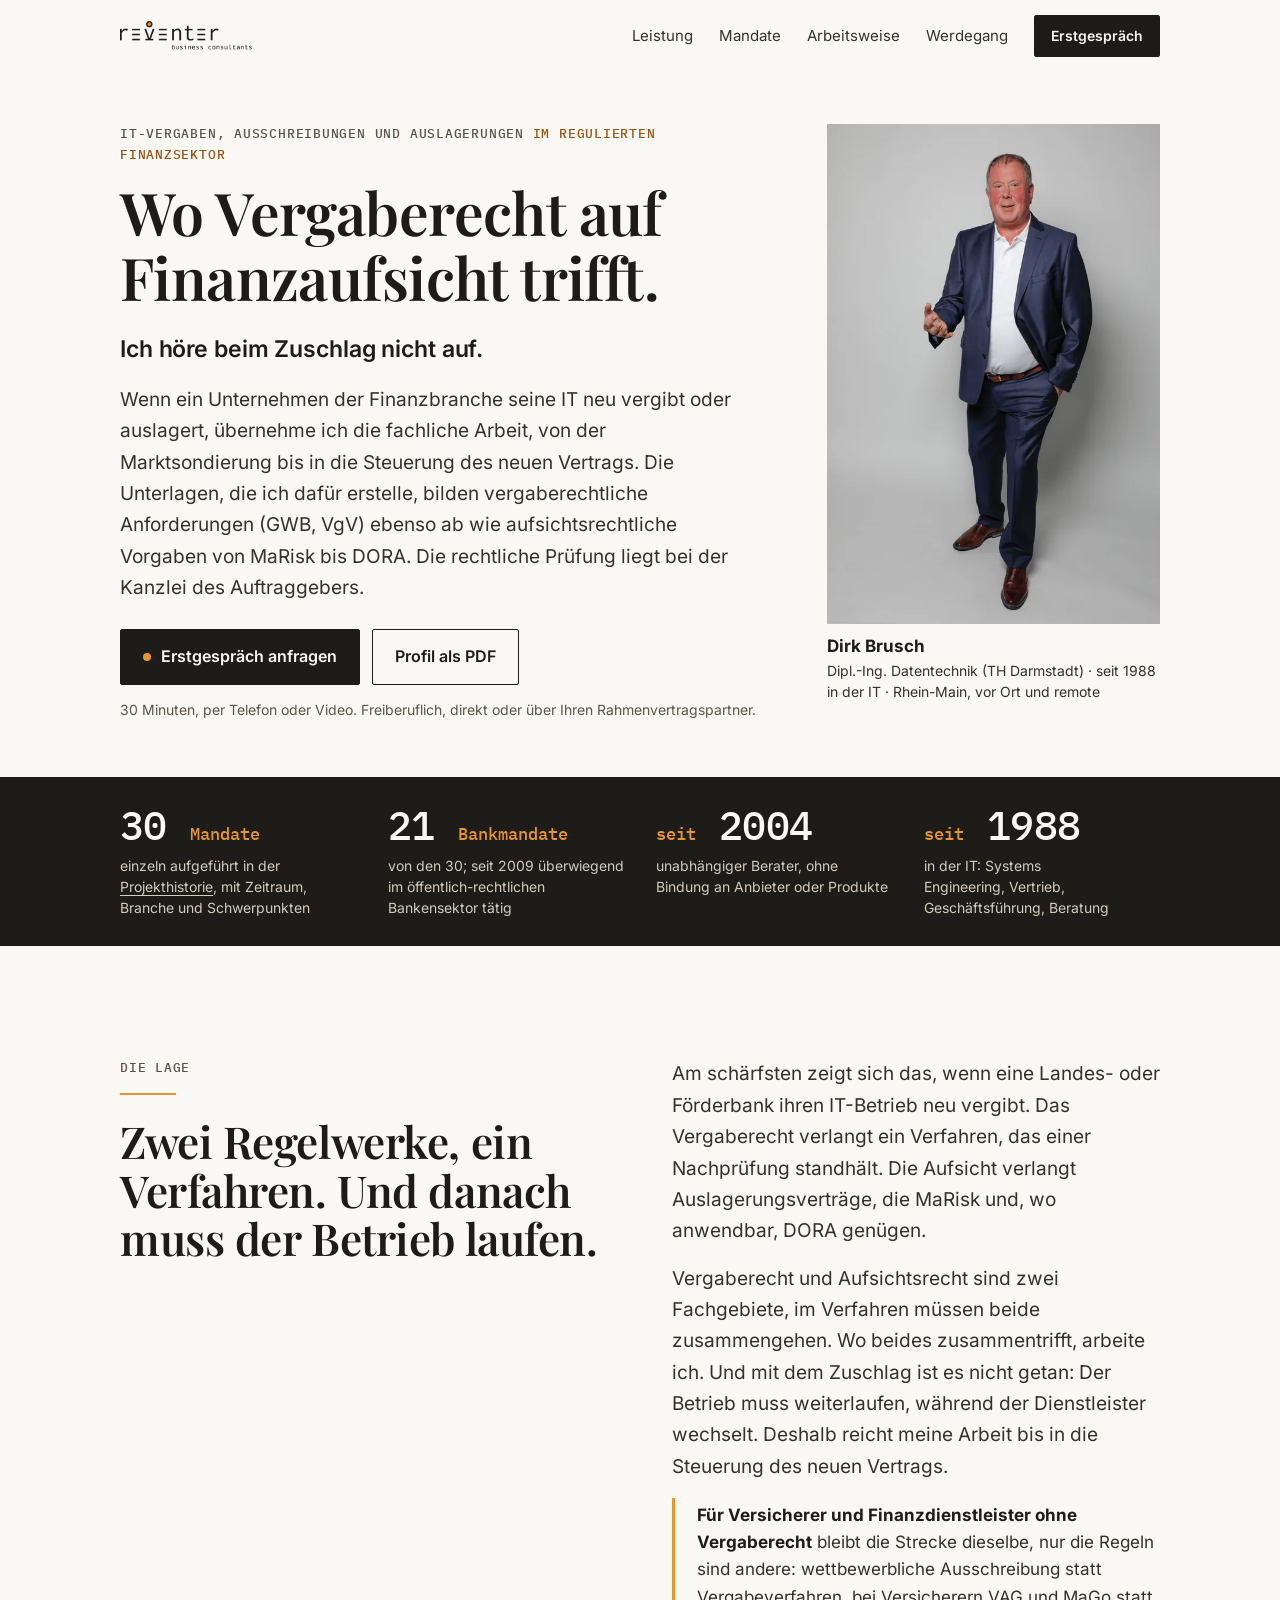
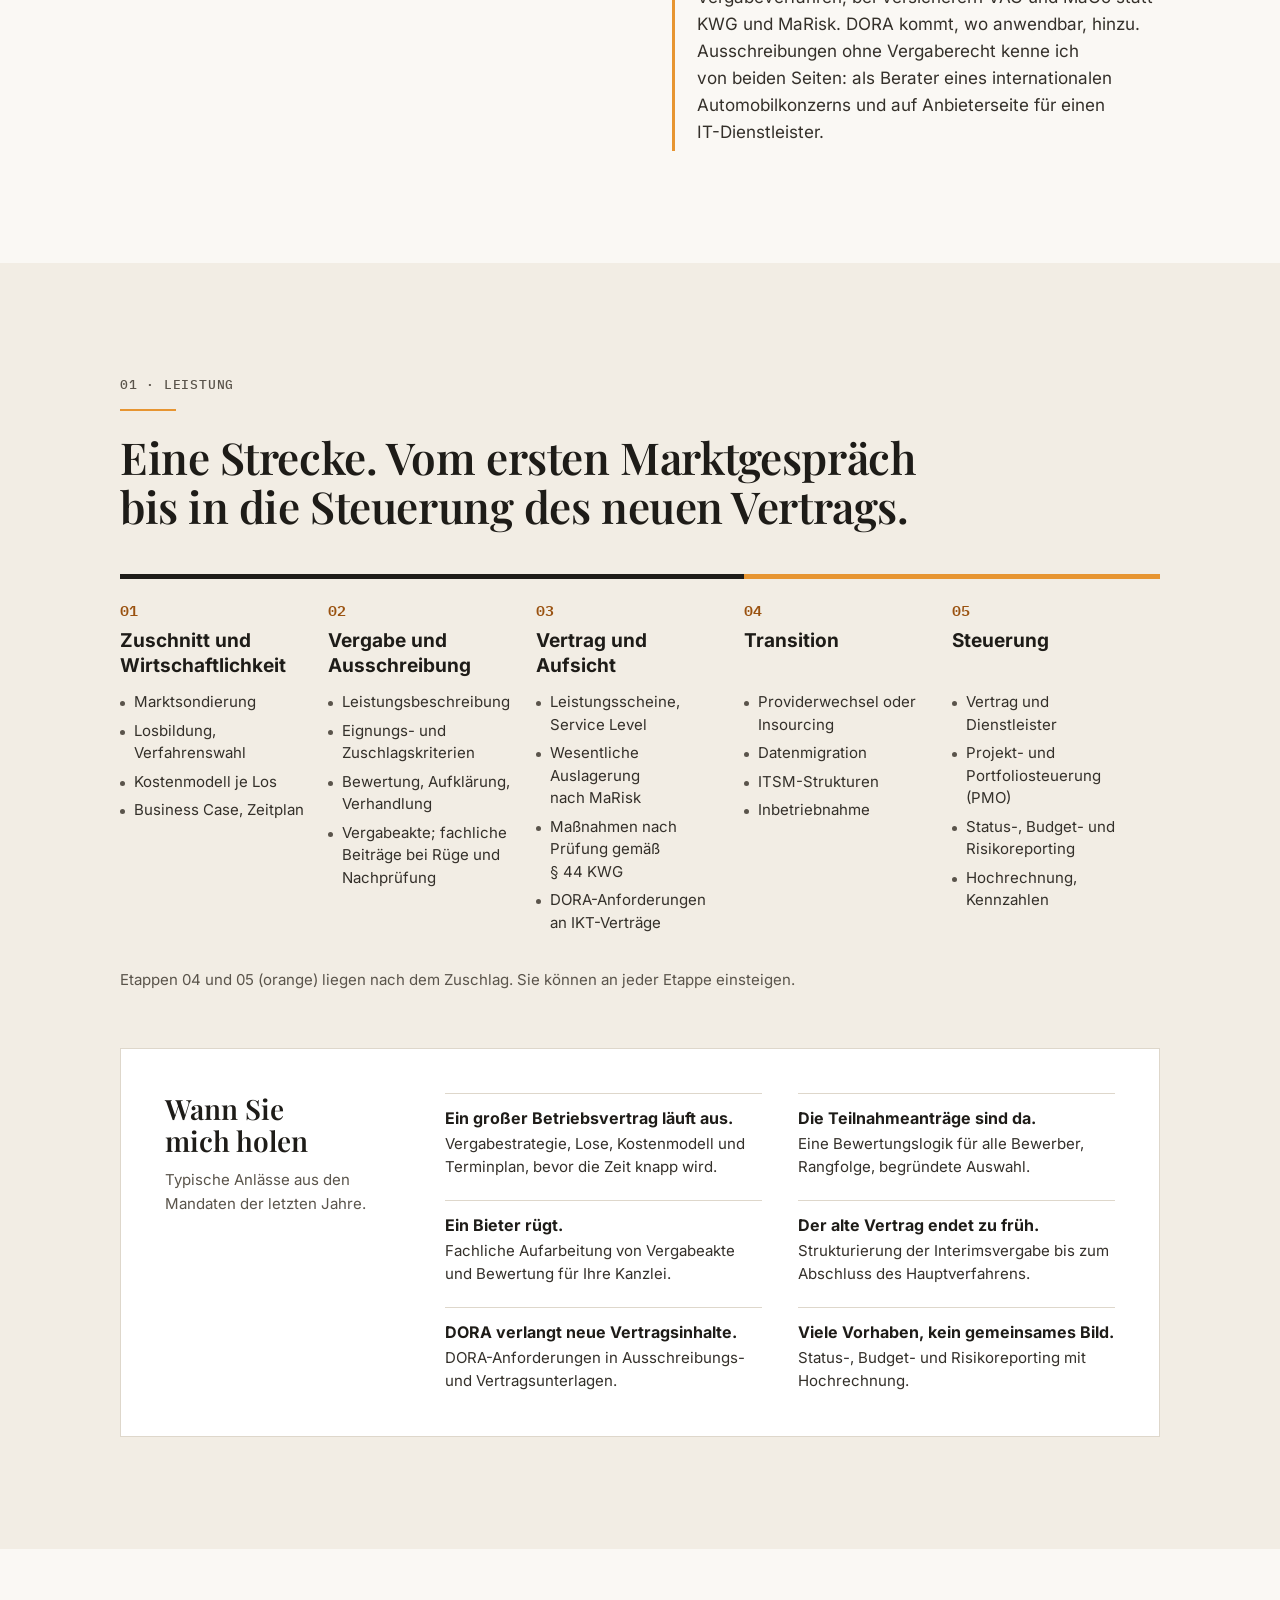
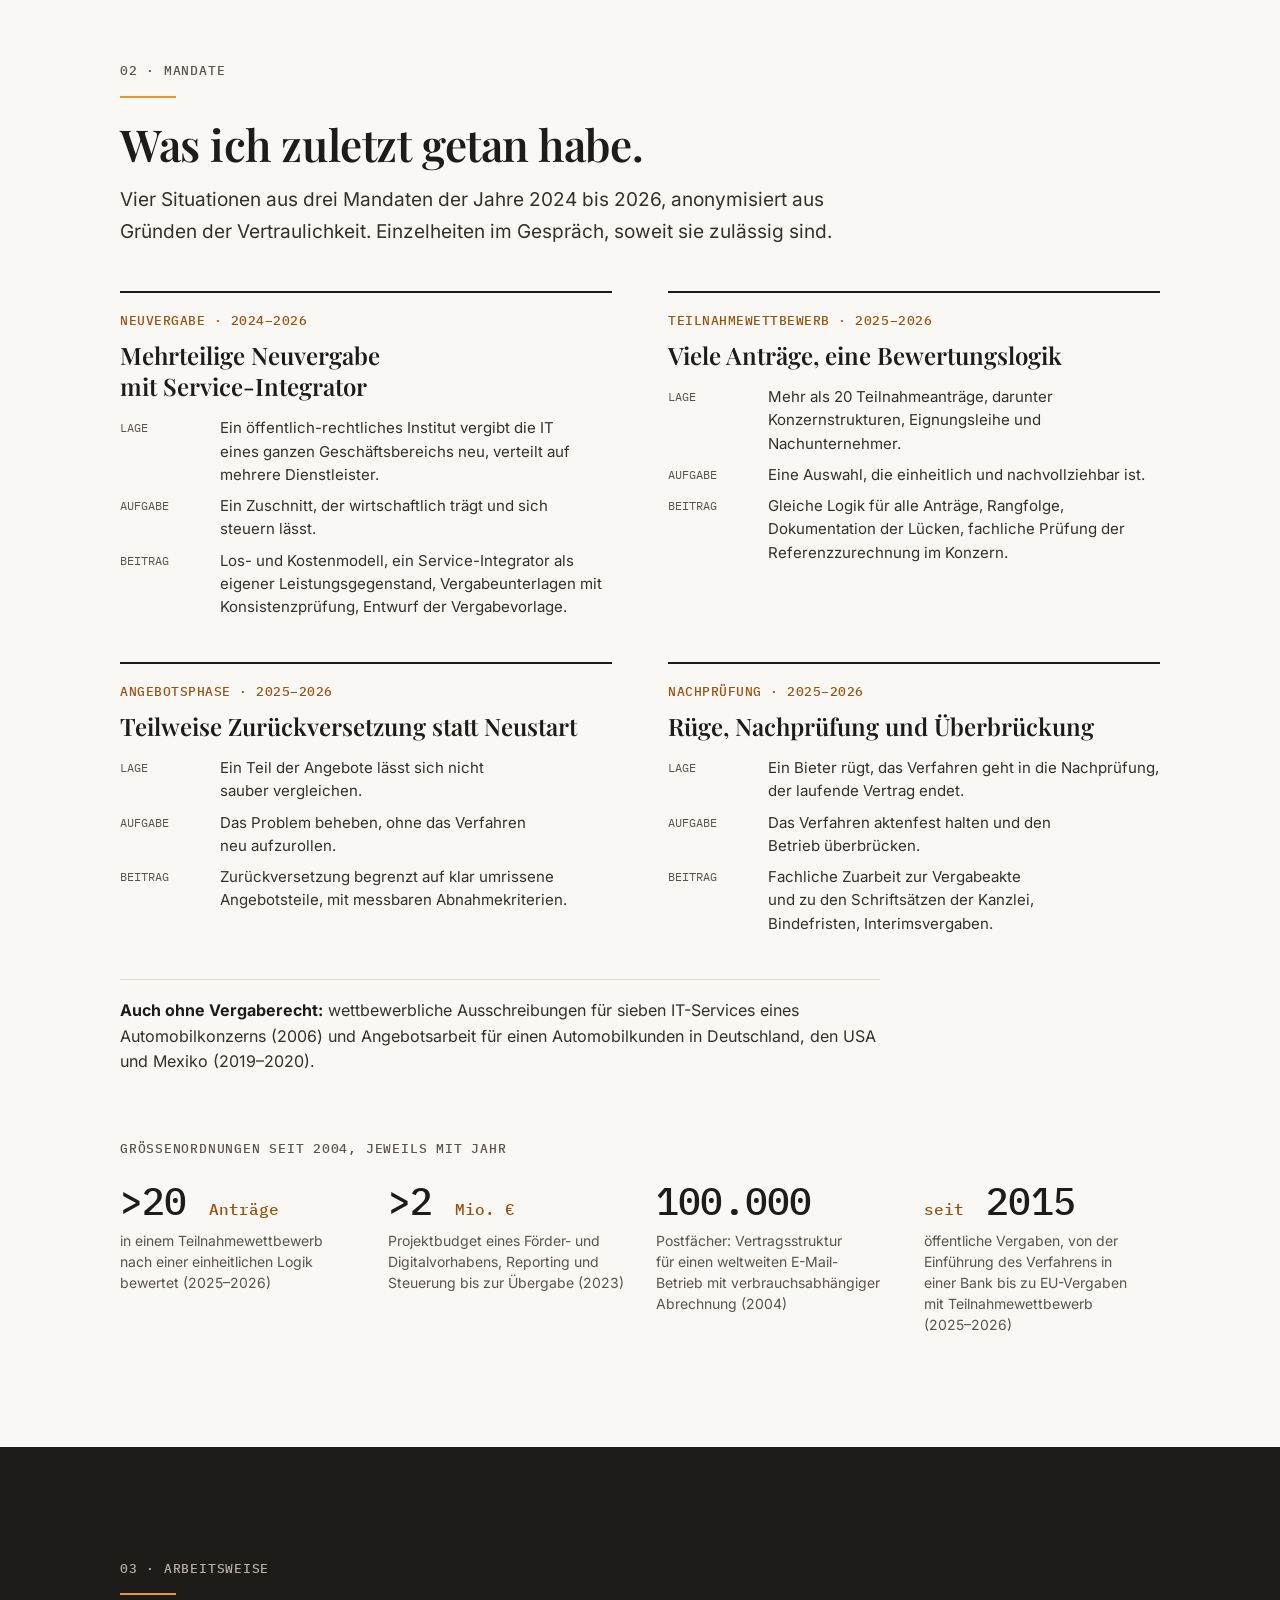
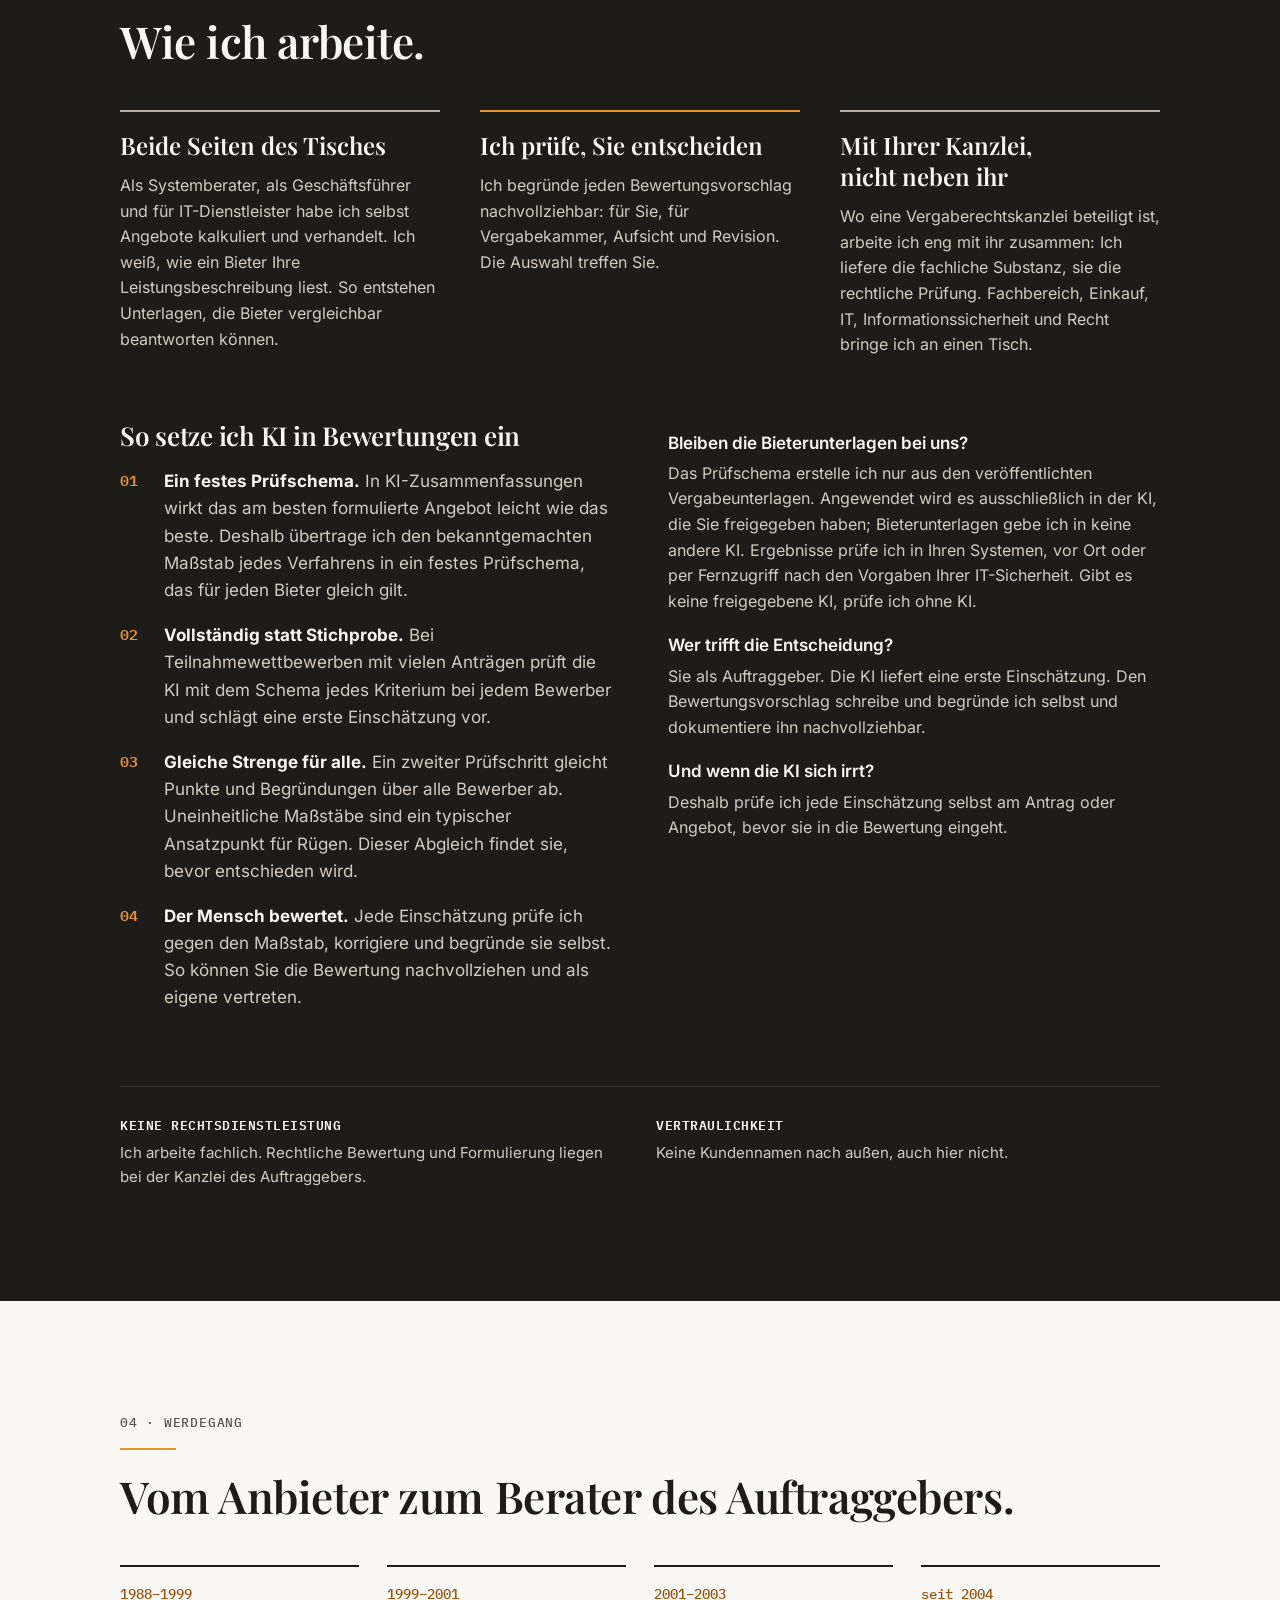
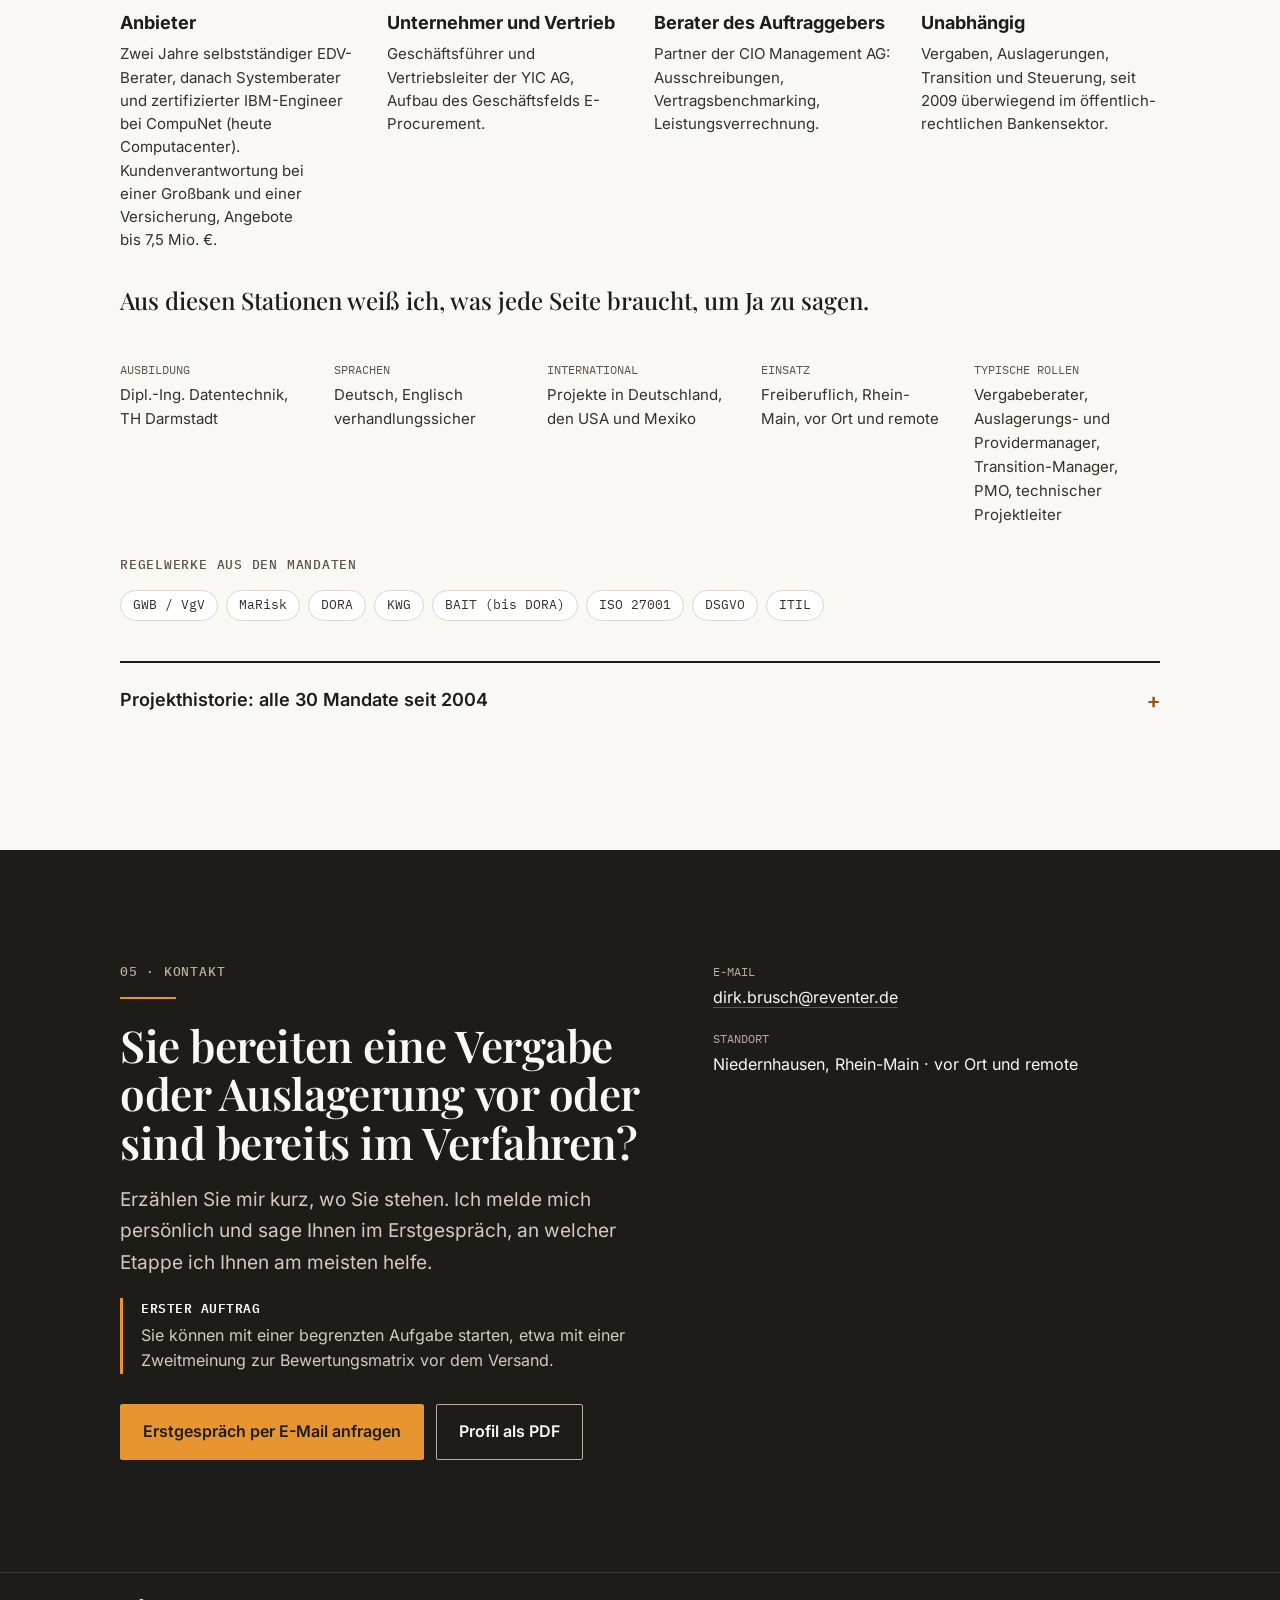
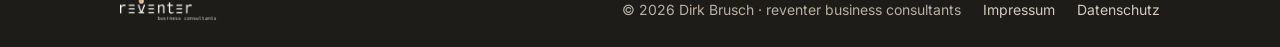
<file: index.html>
<!DOCTYPE html>
<html lang="de">
<head>
  <meta charset="UTF-8">
  <meta name="viewport" content="width=device-width, initial-scale=1.0">
  <title>IT-Vergaben und Auslagerungen · Dirk Brusch</title>
  <meta name="description" content="IT-Vergaben, Ausschreibungen und Auslagerungen nach MaRisk und DORA für Banken und Finanzdienstleister. Vom Markt bis in die Steuerung des neuen Vertrags.">
  <meta name="author" content="Dirk Brusch">
  <meta name="robots" content="index, follow">
  <link rel="canonical" href="https://reventer.de/">
  <meta property="og:title" content="Wo Vergaberecht auf Finanzaufsicht trifft · Dirk Brusch">
  <meta property="og:description" content="IT-Vergaben und Auslagerungen im regulierten Finanzsektor. Ich höre beim Zuschlag nicht auf.">
  <meta property="og:type" content="website">
  <meta property="og:url" content="https://reventer.de/">
  <meta property="og:locale" content="de_DE">
  <meta property="og:site_name" content="reventer business consultants">
  <meta property="og:image" content="https://reventer.de/img/share-reventer.jpg">
  <meta property="og:image:type" content="image/jpeg">
  <meta property="og:image:width" content="1200">
  <meta property="og:image:height" content="630">
  <meta property="og:image:alt" content="Dirk Brusch, reventer business consultants: Wo Vergaberecht auf Finanzaufsicht trifft.">
  <link rel="icon" href="img/favicon-32.png" sizes="32x32" type="image/png">
  <link rel="apple-touch-icon" href="img/favicon-180.png">
  <meta name="twitter:card" content="summary_large_image">
  <meta name="theme-color" content="#FAF8F4">
  <link rel="preload" href="fonts/playfairdisplay-normal-latin.woff2" as="font" type="font/woff2" crossorigin>
  <link rel="preload" href="fonts/inter-latin.woff2" as="font" type="font/woff2" crossorigin>
  <link rel="preload" as="image" imagesrcset="img/portrait-dbr-sm.webp 560w, img/portrait-dbr.webp 1000w" imagesizes="(max-width:820px) 200px, 400px" type="image/webp" fetchpriority="high">
  <link rel="stylesheet" href="reventer.css">
  <script type="application/ld+json">
  {
    "@context": "https://schema.org",
    "@graph": [
      {
        "@type": "Person",
        "@id": "https://reventer.de/#person",
        "name": "Dirk Brusch",
        "jobTitle": "Berater für IT-Vergaben und Auslagerungen im regulierten Finanzsektor",
        "description": "Unabhängiger Berater seit 2004, seit 2009 überwiegend für Institute des öffentlich-rechtlichen Bankensektors: öffentliche IT-Vergaben, Ausschreibungen, Auslagerungen nach MaRisk und DORA, Transition und Steuerung.",
        "alumniOf": {"@type": "CollegeOrUniversity", "name": "Technische Hochschule Darmstadt"},
        "knowsAbout": ["Öffentliche Vergabe", "GWB", "VgV", "IT-Ausschreibung", "Auslagerungsmanagement", "MaRisk", "DORA", "Transition Management", "Projektportfoliomanagement", "IT-Controlling"],
        "worksFor": {"@id": "https://reventer.de/#org"},
        "url": "https://reventer.de/",
        "image": "https://reventer.de/img/portrait-dbr.jpg"
      },
      {
        "@type": "ProfessionalService",
        "@id": "https://reventer.de/#org",
        "name": "reventer business consultants",
        "url": "https://reventer.de/",
        "logo": "https://reventer.de/img/reventer-logo-ink.png",
        "founder": {"@id": "https://reventer.de/#person"},
        "areaServed": "DE",
        "address": {"@type": "PostalAddress", "addressLocality": "Niedernhausen", "addressRegion": "Hessen", "addressCountry": "DE"},
        "email": "dirk.brusch@reventer.de",
        "hasOfferCatalog": {
          "@type": "OfferCatalog",
          "name": "Eine Strecke in fünf Etappen",
          "itemListElement": [
            {"@type": "Offer", "itemOffered": {"@type": "Service", "@id": "https://reventer.de/#etappe-1", "name": "Zuschnitt und Wirtschaftlichkeit", "description": "Marktsondierung, Losbildung und Verfahrenswahl, Kostenmodell je Los, Business Case und Zeitplan.", "provider": {"@id": "https://reventer.de/#org"}}},
            {"@type": "Offer", "itemOffered": {"@type": "Service", "@id": "https://reventer.de/#etappe-2", "name": "Vergabe und Ausschreibung", "description": "Leistungsbeschreibung, Eignungs- und Zuschlagskriterien, Bewertung, Aufklärung und Verhandlung, Vergabeakte; fachliche Beiträge bei Rüge und Nachprüfung.", "provider": {"@id": "https://reventer.de/#org"}}},
            {"@type": "Offer", "itemOffered": {"@type": "Service", "@id": "https://reventer.de/#etappe-3", "name": "Vertrag und Aufsicht", "description": "Leistungsscheine, Service Level; wesentliche Auslagerung nach MaRisk, Maßnahmen nach Prüfung gemäß § 44 KWG, DORA-Anforderungen an IKT-Verträge.", "provider": {"@id": "https://reventer.de/#org"}}},
            {"@type": "Offer", "itemOffered": {"@type": "Service", "@id": "https://reventer.de/#etappe-4", "name": "Transition", "description": "Providerwechsel oder Insourcing, Datenmigration, ITSM-Strukturen, Inbetriebnahme.", "provider": {"@id": "https://reventer.de/#org"}}},
            {"@type": "Offer", "itemOffered": {"@type": "Service", "@id": "https://reventer.de/#etappe-5", "name": "Steuerung", "description": "Vertrag und Dienstleister, Projekt- und Portfoliosteuerung (PMO), Status-, Budget- und Risikoreporting, Hochrechnung und Kennzahlen.", "provider": {"@id": "https://reventer.de/#org"}}}
          ]
        }
      },
      {
        "@type": "FAQPage",
        "@id": "https://reventer.de/#ki-fragen",
        "about": "Einsatz von KI in Bewertungen",
        "mainEntity": [
          {"@type": "Question", "name": "Bleiben die Bieterunterlagen bei uns?", "acceptedAnswer": {"@type": "Answer", "text": "Das Prüfschema erstelle ich nur aus den veröffentlichten Vergabeunterlagen. Angewendet wird es ausschließlich in der KI, die Sie freigegeben haben; Bieterunterlagen gebe ich in keine andere KI. Ergebnisse prüfe ich in Ihren Systemen, vor Ort oder per Fernzugriff nach den Vorgaben Ihrer IT-Sicherheit. Gibt es keine freigegebene KI, prüfe ich ohne KI."}},
          {"@type": "Question", "name": "Wer trifft die Entscheidung?", "acceptedAnswer": {"@type": "Answer", "text": "Sie als Auftraggeber. Die KI liefert eine erste Einschätzung. Den Bewertungsvorschlag schreibe und begründe ich selbst und dokumentiere ihn nachvollziehbar."}},
          {"@type": "Question", "name": "Und wenn die KI sich irrt?", "acceptedAnswer": {"@type": "Answer", "text": "Deshalb prüfe ich jede Einschätzung selbst am Antrag oder Angebot, bevor sie in die Bewertung eingeht."}}
        ]
      }
    ]
  }
  </script>
</head>
<body>
<a class="skip" href="#inhalt">Zum Inhalt springen</a>

<header class="site-head" id="kopf">
  <div class="wrap">
    <a class="brand" href="#inhalt" aria-label="reventer business consultants, Startseite"><img src="img/reventer-logo-ink.png" alt="reventer business consultants" width="420" height="95"></a>
    <button class="menu-btn" aria-expanded="false" aria-controls="nav" aria-label="Menü öffnen"><span></span><span></span><span></span></button>
    <nav class="nav" id="nav" aria-label="Hauptnavigation">
      <a href="#strecke">Leistung</a>
      <a href="#mandate">Mandate</a>
      <a href="#arbeitsweise">Arbeitsweise</a>
      <a href="#werdegang">Werdegang</a>
      <a class="btn btn-primary" href="#kontakt">Erstgespräch</a>
    </nav>
  </div>
</header>

<main id="inhalt">

<!-- HERO -->
<section class="hero" aria-labelledby="h1">
  <div class="wrap hero-grid">
    <div>
      <div class="kicker">IT-Vergaben, Ausschreibungen und Auslagerungen <span class="o">im regulierten Finanzsektor</span></div>
      <h1 id="h1">Wo Vergaberecht auf Finanzaufsicht trifft.</h1>
      <p class="claim">Ich höre beim Zuschlag nicht auf.</p>
      <p class="lead">Wenn ein Unternehmen der Finanzbranche seine IT neu vergibt oder auslagert, übernehme ich die fachliche Arbeit, von der Marktsondierung bis in die Steuerung des neuen Vertrags. Die Unterlagen, die ich dafür erstelle, bilden vergaberechtliche Anforderungen (GWB,&nbsp;VgV) ebenso ab wie aufsichtsrechtliche Vorgaben von MaRisk bis DORA. Die rechtliche Prüfung liegt bei der Kanzlei des Auftraggebers.</p>
      <div class="ctas">
        <a class="btn btn-primary" href="#kontakt"><span class="dot"></span>Erstgespräch anfragen</a>
        <a class="btn btn-ghost" href="Profil-Dirk-Brusch.pdf" download>Profil als PDF</a>
      </div>
      <p class="note">30 Minuten, per Telefon oder Video. Freiberuflich, direkt oder über Ihren Rahmenvertragspartner.</p>
    </div>
    <figure class="portrait">
      <picture>
        <source srcset="img/portrait-dbr-sm.webp 560w, img/portrait-dbr.webp 1000w" sizes="(max-width:820px) 200px, 400px" type="image/webp">
        <img src="img/portrait-dbr.jpg" alt="Dirk Brusch im dunkelblauen Anzug" width="1000" height="1500" fetchpriority="high">
      </picture>
      <figcaption><b>Dirk Brusch</b>Dipl.-Ing. Datentechnik (TH Darmstadt) · seit 1988 in der IT · Rhein-Main, vor Ort und remote</figcaption>
    </figure>
  </div>
  <div class="facts">
    <div class="wrap">
      <div><div class="n">30 <small>Mandate</small></div><p>einzeln aufgeführt in der <a href="#historie" class="to-hist">Projekthistorie</a>, mit Zeitraum, Branche und Schwerpunkten</p></div>
      <div><div class="n">21 <small>Bankmandate</small></div><p>von den 30; seit 2009 überwiegend im öffentlich-rechtlichen Bankensektor tätig</p></div>
      <div><div class="n"><small>seit</small> 2004</div><p>unabhängiger Berater, ohne Bindung an Anbieter oder Produkte</p></div>
      <div><div class="n"><small>seit</small> 1988</div><p>in der IT: Systems Engineering, Vertrieb, Geschäftsführung, Beratung</p></div>
    </div>
  </div>
</section>

<!-- PROBLEM -->
<section aria-labelledby="h-problem">
  <div class="wrap two">
    <div>
      <div class="kicker">Die Lage</div>
      <div class="rule"></div>
      <h2 id="h-problem">Zwei Regelwerke, ein Verfahren. Und danach muss der Betrieb laufen.</h2>
    </div>
    <div>
      <p class="lead">Am schärfsten zeigt sich das, wenn eine Landes- oder Förderbank ihren IT-Betrieb neu vergibt. Das Vergaberecht verlangt ein Verfahren, das einer Nachprüfung standhält. Die Aufsicht verlangt Auslagerungsverträge, die MaRisk und, wo anwendbar, DORA genügen.</p>
      <p class="lead">Vergaberecht und Aufsichtsrecht sind zwei Fachgebiete, im Verfahren müssen beide zusammengehen. Wo beides zusammentrifft, arbeite ich. Und mit dem Zuschlag ist es nicht getan: Der Betrieb muss weiterlaufen, während der Dienstleister wechselt. Deshalb reicht meine Arbeit bis in die Steuerung des neuen Vertrags.</p>
      <p class="ins"><b>Für Versicherer und Finanzdienstleister ohne Vergaberecht</b> bleibt die Strecke dieselbe, nur die Regeln sind andere: wettbewerbliche Ausschreibung statt Vergabeverfahren, bei Versicherern VAG und MaGo statt KWG und MaRisk. DORA kommt, wo anwendbar, hinzu. Ausschreibungen ohne Vergaberecht kenne ich von beiden Seiten: als Berater eines internationalen Automobilkonzerns und auf Anbieterseite für einen IT-Dienstleister.</p>
    </div>
  </div>
</section>

<!-- STRECKE -->
<section class="alt" id="strecke" aria-labelledby="h-strecke">
  <div class="wrap">
    <div class="kicker">01 · Leistung</div>
    <div class="rule"></div>
    <h2 id="h-strecke">Eine Strecke. Vom ersten Marktgespräch bis in die Steuerung des neuen Vertrags.</h2>
    <div class="stages" id="etappen">
      <div class="stage" id="etappe-1"><div class="bar"></div><div class="no">01</div><h3>Zuschnitt und Wirtschaftlichkeit</h3>
        <ul><li>Marktsondierung</li><li>Losbildung, Verfahrenswahl</li><li>Kostenmodell je Los</li><li>Business Case, Zeitplan</li></ul></div>
      <div class="stage" id="etappe-2"><div class="bar"></div><div class="no">02</div><h3>Vergabe und Ausschreibung</h3>
        <ul><li>Leistungsbeschreibung</li><li>Eignungs- und Zuschlagskriterien</li><li>Bewertung, Aufklärung, Verhandlung</li><li>Vergabeakte; fachliche Beiträge bei Rüge und Nachprüfung</li></ul></div>
      <div class="stage" id="etappe-3"><div class="bar"></div><div class="no">03</div><h3>Vertrag und Aufsicht</h3>
        <ul><li>Leistungsscheine, Service Level</li><li>Wesentliche Auslagerung nach MaRisk</li><li>Maßnahmen nach Prüfung gemäß §&nbsp;44&nbsp;KWG</li><li>DORA-Anforderungen an IKT-Verträge</li></ul></div>
      <div class="stage after" id="etappe-4"><div class="bar"></div><div class="no">04</div><h3>Transition</h3>
        <ul><li>Providerwechsel oder Insourcing</li><li>Datenmigration</li><li>ITSM-Strukturen</li><li>Inbetriebnahme</li></ul></div>
      <div class="stage after" id="etappe-5"><div class="bar"></div><div class="no">05</div><h3>Steuerung</h3>
        <ul><li>Vertrag und Dienstleister</li><li>Projekt- und Portfoliosteuerung (PMO)</li><li>Status-, Budget- und Risikoreporting</li><li>Hochrechnung, Kennzahlen</li></ul></div>
    </div>
    <p class="legend">Etappen 04 und 05 (orange) liegen nach dem Zuschlag. Sie können an jeder Etappe einsteigen.</p>

    <div class="when">
      <div><h3>Wann Sie mich holen</h3><p class="sub">Typische Anlässe aus den Mandaten der letzten Jahre.</p></div>
      <ul>
        <li><b>Ein großer Betriebsvertrag läuft aus.</b>Vergabestrategie, Lose, Kostenmodell und Terminplan, bevor die Zeit knapp wird.</li>
        <li><b>Die Teilnahmeanträge sind da.</b>Eine Bewertungslogik für alle Bewerber, Rangfolge, begründete Auswahl.</li>
        <li><b>Ein Bieter rügt.</b>Fachliche Aufarbeitung von Vergabeakte und Bewertung für Ihre Kanzlei.</li>
        <li><b>Der alte Vertrag endet zu früh.</b>Strukturierung der Interimsvergabe bis zum Abschluss des Hauptverfahrens.</li>
        <li><b>DORA verlangt neue Vertragsinhalte.</b>DORA-Anforderungen in Ausschreibungs- und Vertragsunterlagen.</li>
        <li><b>Viele Vorhaben, kein gemeinsames Bild.</b>Status-, Budget- und Risikoreporting mit Hochrechnung.</li>
      </ul>
    </div>
  </div>
</section>

<!-- MANDATE -->
<section id="mandate" aria-labelledby="h-mandate">
  <div class="wrap">
    <div class="kicker">02 · Mandate</div>
    <div class="rule"></div>
    <h2 id="h-mandate">Was ich zuletzt getan habe.</h2>
    <p class="lead intro">Vier Situationen aus drei Mandaten der Jahre 2024 bis 2026, anonymisiert aus Gründen der Vertraulichkeit. Einzelheiten im Gespräch, soweit sie zulässig sind.</p>
    <div class="cases">
      <article class="case"><div class="tag">Neuvergabe · 2024–2026</div><h3>Mehrteilige Neuvergabe mit Service-Integrator</h3>
        <dl><dt>Lage</dt><dd>Ein öffentlich-rechtliches Institut vergibt die IT eines ganzen Geschäftsbereichs neu, verteilt auf mehrere Dienstleister.</dd>
        <dt>Aufgabe</dt><dd>Ein Zuschnitt, der wirtschaftlich trägt und sich steuern lässt.</dd>
        <dt>Beitrag</dt><dd>Los- und Kostenmodell, ein Service-Integrator als eigener Leistungsgegenstand, Vergabeunterlagen mit Konsistenzprüfung, Entwurf der Vergabevorlage.</dd></dl></article>
      <article class="case"><div class="tag">Teilnahmewettbewerb · 2025–2026</div><h3>Viele Anträge, eine Bewertungslogik</h3>
        <dl><dt>Lage</dt><dd>Mehr als 20 Teilnahmeanträge, darunter Konzernstrukturen, Eignungsleihe und Nachunternehmer.</dd>
        <dt>Aufgabe</dt><dd>Eine Auswahl, die einheitlich und nachvollziehbar ist.</dd>
        <dt>Beitrag</dt><dd>Gleiche Logik für alle Anträge, Rangfolge, Dokumentation der Lücken, fachliche Prüfung der Referenzzurechnung im Konzern.</dd></dl></article>
      <article class="case"><div class="tag">Angebotsphase · 2025–2026</div><h3>Teilweise Zurückversetzung statt Neustart</h3>
        <dl><dt>Lage</dt><dd>Ein Teil der Angebote lässt sich nicht sauber vergleichen.</dd>
        <dt>Aufgabe</dt><dd>Das Problem beheben, ohne das Verfahren neu aufzurollen.</dd>
        <dt>Beitrag</dt><dd>Zurückversetzung begrenzt auf klar umrissene Angebotsteile, mit messbaren Abnahmekriterien.</dd></dl></article>
      <article class="case"><div class="tag">Nachprüfung · 2025–2026</div><h3>Rüge, Nachprüfung und Überbrückung</h3>
        <dl><dt>Lage</dt><dd>Ein Bieter rügt, das Verfahren geht in die Nachprüfung, der laufende Vertrag endet.</dd>
        <dt>Aufgabe</dt><dd>Das Verfahren aktenfest halten und den Betrieb überbrücken.</dd>
        <dt>Beitrag</dt><dd>Fachliche Zuarbeit zur Vergabeakte und zu den Schriftsätzen der Kanzlei, Bindefristen, Interimsvergaben.</dd></dl></article>
    </div>
    <p class="also"><span><b>Auch ohne Vergaberecht:</b> wettbewerbliche Ausschreibungen für sieben IT-Services eines Automobilkonzerns (2006) und Angebotsarbeit für einen Automobilkunden in Deutschland, den USA und Mexiko (2019–2020).</span></p>

    <div class="numbers">
      <div class="kicker">Größenordnungen seit 2004, jeweils mit Jahr</div>
      <div class="grid">
        <div><div class="n">&gt;20 <small>Anträge</small></div><p>in einem Teilnahmewettbewerb nach einer einheitlichen Logik bewertet (2025–2026)</p></div>
        <div><div class="n">&gt;2 <small>Mio.&nbsp;€</small></div><p>Projektbudget eines Förder- und Digitalvorhabens, Reporting und Steuerung bis zur Übergabe (2023)</p></div>
        <div><div class="n">100.000</div><p>Postfächer: Vertragsstruktur für einen weltweiten E-Mail-Betrieb mit verbrauchsabhängiger Abrechnung (2004)</p></div>
        <div><div class="n"><small>seit</small> 2015</div><p>öffentliche Vergaben, von der Einführung des Verfahrens in einer Bank bis zu EU-Vergaben mit Teilnahmewettbewerb (2025–2026)</p></div>
      </div>
    </div>
  </div>
</section>

<!-- ARBEITSWEISE -->
<section class="dark" id="arbeitsweise" aria-labelledby="h-arbeit">
  <div class="wrap">
    <div class="kicker">03 · Arbeitsweise</div>
    <div class="rule"></div>
    <h2 id="h-arbeit">Wie ich arbeite.</h2>
    <div class="three">
      <div class="col"><h3>Beide Seiten des Tisches</h3><p>Als Systemberater, als Geschäftsführer und für IT-Dienstleister habe ich selbst Angebote kalkuliert und verhandelt. Ich weiß, wie ein Bieter Ihre Leistungsbeschreibung liest. So entstehen Unterlagen, die Bieter vergleichbar beantworten können.</p></div>
      <div class="col accent"><h3>Ich prüfe, Sie entscheiden</h3><p>Ich begründe jeden Bewertungsvorschlag nachvollziehbar: für Sie, für Vergabekammer, Aufsicht und Revision. Die Auswahl treffen Sie.</p></div>
      <div class="col"><h3>Mit Ihrer Kanzlei, nicht neben ihr</h3><p>Wo eine Vergaberechtskanzlei beteiligt ist, arbeite ich eng mit ihr zusammen: Ich liefere die fachliche Substanz, sie die rechtliche Prüfung. Fachbereich, Einkauf, IT, Informationssicherheit und Recht bringe ich an einen Tisch.</p></div>
    </div>

    <div class="ki">
      <div>
        <h3 class="serif ki-title">So setze ich KI in Bewertungen ein</h3>
        <ol>
          <li><b>Ein festes Prüfschema.</b> In KI-Zusammenfassungen wirkt das am besten formulierte Angebot leicht wie das beste. Deshalb übertrage ich den bekanntgemachten Maßstab jedes Verfahrens in ein festes Prüfschema, das für jeden Bieter gleich gilt.</li>
          <li><b>Vollständig statt Stichprobe.</b> Bei Teilnahmewettbewerben mit vielen Anträgen prüft die KI mit dem Schema jedes Kriterium bei jedem Bewerber und schlägt eine erste Einschätzung vor.</li>
          <li><b>Gleiche Strenge für alle.</b> Ein zweiter Prüfschritt gleicht Punkte und Begründungen über alle Bewerber ab. Uneinheitliche Maßstäbe sind ein typischer Ansatzpunkt für Rügen. Dieser Abgleich findet sie, bevor entschieden wird.</li>
          <li><b>Der Mensch bewertet.</b> Jede Einschätzung prüfe ich gegen den Maßstab, korrigiere und begründe sie selbst. So können Sie die Bewertung nachvollziehen und als eigene vertreten.</li>
        </ol>
      </div>
      <dl class="faq">
        <dt>Bleiben die Bieterunterlagen bei uns?</dt>
        <dd>Das Prüfschema erstelle ich nur aus den veröffentlichten Vergabeunterlagen. Angewendet wird es ausschließlich in der KI, die Sie freigegeben haben; Bieterunterlagen gebe ich in keine andere KI. Ergebnisse prüfe ich in Ihren Systemen, vor Ort oder per Fernzugriff nach den Vorgaben Ihrer IT-Sicherheit. Gibt es keine freigegebene KI, prüfe ich ohne KI.</dd>
        <dt>Wer trifft die Entscheidung?</dt>
        <dd>Sie als Auftraggeber. Die KI liefert eine erste Einschätzung. Den Bewertungsvorschlag schreibe und begründe ich selbst und dokumentiere ihn nachvollziehbar.</dd>
        <dt>Und wenn die KI sich irrt?</dt>
        <dd>Deshalb prüfe ich jede Einschätzung selbst am Antrag oder Angebot, bevor sie in die Bewertung eingeht.</dd>
      </dl>
    </div>

    <div class="frame">
      <div><b>Keine Rechtsdienstleistung</b>Ich arbeite fachlich. Rechtliche Bewertung und Formulierung liegen bei der Kanzlei des Auftraggebers.</div>
      <div><b>Vertraulichkeit</b>Keine Kundennamen nach außen, auch hier nicht.</div>
    </div>
  </div>
</section>

<!-- WERDEGANG -->
<section id="werdegang" aria-labelledby="h-werdegang">
  <div class="wrap">
    <div class="kicker">04 · Werdegang</div>
    <div class="rule"></div>
    <h2 id="h-werdegang">Vom Anbieter zum Berater des Auftraggebers.</h2>
    <div class="sides">
      <div class="side"><div class="y">1988–1999</div><h3>Anbieter</h3><p>Zwei Jahre selbstständiger EDV-Berater, danach Systemberater und zertifizierter IBM-Engineer bei CompuNet (heute Computacenter). Kundenverantwortung bei einer Großbank und einer Versicherung, Angebote bis 7,5&nbsp;Mio.&nbsp;€.</p></div>
      <div class="side"><div class="y">1999–2001</div><h3>Unternehmer und Vertrieb</h3><p>Geschäftsführer und Vertriebsleiter der YIC AG, Aufbau des Geschäftsfelds E-Procurement.</p></div>
      <div class="side"><div class="y">2001–2003</div><h3>Berater des Auftraggebers</h3><p>Partner der CIO Management AG: Ausschreibungen, Vertragsbenchmarking, Leistungsverrechnung.</p></div>
      <div class="side"><div class="y">seit 2004</div><h3>Unabhängig</h3><p>Vergaben, Auslagerungen, Transition und Steuerung, seit 2009 überwiegend im öffentlich-rechtlichen Bankensektor.</p></div>
    </div>
    <p class="sides-note">Aus diesen Stationen weiß ich, was jede Seite braucht, um Ja zu sagen.</p>

    <dl class="facts-list">
      <div><dt>Ausbildung</dt><dd>Dipl.-Ing. Datentechnik, TH Darmstadt</dd></div>
      <div><dt>Sprachen</dt><dd>Deutsch, Englisch verhandlungssicher</dd></div>
      <div><dt>International</dt><dd>Projekte in Deutschland, den USA und Mexiko</dd></div>
      <div><dt>Einsatz</dt><dd>Freiberuflich, Rhein-Main, vor Ort und remote</dd></div>
      <div><dt>Typische Rollen</dt><dd>Vergabeberater, Auslagerungs- und Providermanager, Transition-Manager, PMO, technischer Projektleiter</dd></div>
    </dl>
    <div class="rulesbox"><div class="kicker">Regelwerke aus den Mandaten</div>
      <div class="chips"><span class="chip">GWB / VgV</span><span class="chip">MaRisk</span><span class="chip">DORA</span><span class="chip">KWG</span><span class="chip">BAIT (bis DORA)</span><span class="chip">ISO 27001</span><span class="chip">DSGVO</span><span class="chip">ITIL</span></div></div>

    <details class="history" id="historie">
      <summary>Projekthistorie: alle 30 Mandate seit 2004 <span class="plus" aria-hidden="true">+</span></summary>
      <div class="table-scroll">
      <table class="ph" role="table">
        <thead role="rowgroup"><tr role="row"><th role="columnheader">Zeitraum</th><th role="columnheader">Branche</th><th role="columnheader">Mandat</th><th role="columnheader">Schwerpunkte</th></tr></thead>
        <tbody role="rowgroup">
<tr role="row" class="sep"><td role="cell" colspan="4">2021–2026 · Vergabe, Vertrag und Steuerung</td></tr>
      <tr role="row"><td role="cell" class="y">2025–2026</td><td role="cell" class="b">Bank</td><td role="cell" class="m">EU-Vergaben für IT-Plattformen</td><td role="cell" class="s">Bewertung von mehr als 20 Teilnahmeanträgen, fachliche Prüfung von Konzernreferenzen und Eignungsleihe, Angebotsprüfung und Preisaufklärung, teilweise Zurückversetzung, fachliche Prüfung der DORA-Ergänzungsvereinbarung, der ISO-27001-Nachweise und des Berichtswesens, fachliche Zuarbeit zu Kündigungsregelungen</td></tr>
      <tr role="row"><td role="cell" class="y">2025–2026</td><td role="cell" class="b">Bank</td><td role="cell" class="m">Rüge, Nachprüfung und Interimsvergaben</td><td role="cell" class="s">Fachliche Zuarbeit zu Vergabeakte, Vergabevermerk und Schriftsätzen der Kanzlei, Bindefristen, Strukturierung von Interimsvergaben, Planung der Rechtsprüfung</td></tr>
      <tr role="row"><td role="cell" class="y">2024–2026</td><td role="cell" class="b">Bank</td><td role="cell" class="m">Mehrteilige Neuvergabe der IT eines Geschäftsbereichs</td><td role="cell" class="s">Losstruktur, Kostenmodell je Los, Service-Integrator mit übergreifenden Steuerungsprozessen, Vergabeunterlagen mit Konsistenzprüfung, Entwurf der Vergabevorlage, Nutzungsrechte</td></tr>
      <tr role="row"><td role="cell" class="y">2024–2025</td><td role="cell" class="b">Bank</td><td role="cell" class="m">Strategische Beschaffung, SAP-Rahmenvereinbarung, Vertragsprüfung</td><td role="cell" class="s">Abrufprozesse und Miniwettbewerbe, Bietergemeinschaften und Nachunternehmer, Marktrecherche zu einer möglichen Alleinstellung, fachliche Prüfung eines Nutzungs- und Pflegevertrags</td></tr>
      <tr role="row"><td role="cell" class="y">2023</td><td role="cell" class="b">Bank</td><td role="cell" class="m">Technische Projektleitung Förder- und Digitalvorhaben</td><td role="cell" class="s">Status-, Quartals- und Abschlussberichte für zwei Vorhaben (eines mit über 2&nbsp;Mio.&nbsp;€ Budget), Go-Live, Migration, Übergabe, Projektleitung einer mobilen App</td></tr>
      <tr role="row"><td role="cell" class="y">2021–2022</td><td role="cell" class="b">Bank</td><td role="cell" class="m">Datenschutz, Informationssicherheit, Testmanagement</td><td role="cell" class="s">DSGVO-Anforderungen für SAP, elektronische Akte und Portal, Sicherheitskonzept und Wiederanlaufplan, Testautomatisierung, Angebotsprüfung, Budget</td></tr>
      <tr role="row" class="sep"><td role="cell" colspan="4">2004–2020 · Auslagerung, Vergabe und Transition</td></tr>
      <tr role="row"><td role="cell" class="y">2019–2020</td><td role="cell" class="b">IT-Dienstleister</td><td role="cell" class="m">Angebote für einen Automobilkunden</td><td role="cell" class="s">Ausschreibungen in Deutschland, den USA und Mexiko: Leistungsstruktur, Kalkulation, Verhandlung, Verlängerung eines Servicevertrags</td></tr>
      <tr role="row"><td role="cell" class="y">2019</td><td role="cell" class="b">Bank</td><td role="cell" class="m">Leistungserweiterung einer öffentlichen Vergabe</td><td role="cell" class="s">Fachliches Gutachten zur Prüfung durch den Fachanwalt, Erweiterung von Vergabeakte und Vertrag, Vorbereitung der Transition</td></tr>
      <tr role="row"><td role="cell" class="y">2018–2019</td><td role="cell" class="b">Bank</td><td role="cell" class="m">Maßnahmen nach Prüfung gemäß § 44 KWG</td><td role="cell" class="s">Trennung von Betrieb und Entwicklung, Risikoanalysen aller Leistungsbezüge, Umsetzung der Maßnahmen</td></tr>
      <tr role="row"><td role="cell" class="y">2018</td><td role="cell" class="b">Bank</td><td role="cell" class="m">Vorbereitung öffentlicher Vergaben</td><td role="cell" class="s">Verfahrenswahl, Leistungsbeschreibungen, Bewertungsverfahren</td></tr>
      <tr role="row"><td role="cell" class="y">2017–2018</td><td role="cell" class="b">Bank</td><td role="cell" class="m">Transition nach öffentlicher Vergabe</td><td role="cell" class="s">Übergang von Entwicklung und Betrieb an einen Generalunternehmer, Infrastruktur in zwei Rechenzentren, Datenmigration, ITSM</td></tr>
      <tr role="row"><td role="cell" class="y">2015–2017</td><td role="cell" class="b">Bank</td><td role="cell" class="m">EU-Vergabe von Entwicklung und Betrieb</td><td role="cell" class="s">Verhandlungsverfahren mit Teilnahmewettbewerb, Konsolidierung der Leistungen mehrerer Dienstleister, Verhandlungen, Zuschlag, Vergabeakte</td></tr>
      <tr role="row"><td role="cell" class="y">2015</td><td role="cell" class="b">Bank</td><td role="cell" class="m">Einführung des öffentlichen Vergabeverfahrens</td><td role="cell" class="s">Fachliche Vorbereitung der Abgrenzung vergabepflichtiger Leistungen, Anpassung der Richtlinien</td></tr>
      <tr role="row"><td role="cell" class="y">2014</td><td role="cell" class="b">Bank</td><td role="cell" class="m">Task Force im Zahlungsverkehr</td><td role="cell" class="s">Deeskalation mit einem neuen Softwareanbieter, Sicherung der Prozessfähigkeit, Verhandlung einer Lösung</td></tr>
    
      <tr role="row"><td role="cell" class="y">2013–2014</td><td role="cell" class="b">Bank</td><td role="cell" class="m">Sourcing in der Neuentwicklung von Fachanwendungen</td><td role="cell" class="s">Projektfortschrittskontrolle, Entscheidungsvorlagen für den Lenkungskreis, Szenarien zur Fortführung</td></tr>
      <tr role="row"><td role="cell" class="y">2012–2013</td><td role="cell" class="b">Bank</td><td role="cell" class="m">Gemeinsamer Vertrag mehrerer Institute mit einem Dienstleister</td><td role="cell" class="s">Anforderungen der Institute zusammengeführt, Verhandlung mit dem Dienstleister, Lenkungskreise</td></tr>
      <tr role="row"><td role="cell" class="y">2012</td><td role="cell" class="b">Bank</td><td role="cell" class="m">Integration übernommener Geschäftsbereiche</td><td role="cell" class="s">Leistungsscheine, Betriebsvereinbarung, Gewährleistung und Haftung mit dem Bereich Recht, Ausschreibung der Transition</td></tr>
      <tr role="row"><td role="cell" class="y">2011–2012</td><td role="cell" class="b">Bank</td><td role="cell" class="m">Leitung einer Verhandlungsdelegation</td><td role="cell" class="s">Vertragsstruktur zur Übernahme von IT-Systemen von einem öffentlichen Vertragspartner, Abstimmung mit Fach, IT und Recht, Vorstandsvorlage</td></tr>
      <tr role="row"><td role="cell" class="y">2010–2011</td><td role="cell" class="b">Bank</td><td role="cell" class="m">Aufbau eines neuen Geschäftsbereichs</td><td role="cell" class="s">Wesentliche Auslagerung nach MaRisk unter zusätzlichen EU-Vorgaben, Vertragsverhandlungen, Dienstleistersteuerung, Werkverträge zum Festpreis</td></tr>
      <tr role="row"><td role="cell" class="y">2009–2010</td><td role="cell" class="b">Bank</td><td role="cell" class="m">Zusammenführung zweier Institute</td><td role="cell" class="s">Alle IT-Verträge aufgenommen, fachlich gegen die Anforderungen von KWG und MaRisk geprüft und nachverhandelt</td></tr>
      <tr role="row"><td role="cell" class="y">2009</td><td role="cell" class="b">Bank</td><td role="cell" class="m">Vertragliche Umsetzung wesentlicher Auslagerungen</td><td role="cell" class="s">Standardisierter Prozess der Risikoanalyse, fachliche Prüfung von Verträgen gegen KWG und MaRisk, Standard für vertragliches Change Management</td></tr>
      <tr role="row"><td role="cell" class="y">2008</td><td role="cell" class="b">Bank</td><td role="cell" class="m">Methodik zur Vertragsbewertung</td><td role="cell" class="s">Einheitliche Prüfung von Outsourcing-Verträgen, Ergänzung des Rahmenvertrags</td></tr>
      <tr role="row"><td role="cell" class="y">2008</td><td role="cell" class="b">Automobil</td><td role="cell" class="m">Insourcing des weltweiten Messaging-Betriebs</td><td role="cell" class="s">Rückführung von einem Provider in Deutschland zu interner Steuerung aus den USA, Business Case, Governance nach ITIL</td></tr>
      <tr role="row"><td role="cell" class="y">2007</td><td role="cell" class="b">Automobil</td><td role="cell" class="m">Sourcing-Strategie Messaging-Betrieb</td><td role="cell" class="s">Kostenvergleich Deutschland, Asien, USA, Business Case Outsourcing gegen Insourcing, Entscheidungsvorlage</td></tr>
      <tr role="row"><td role="cell" class="y">2007</td><td role="cell" class="b">Automobil</td><td role="cell" class="m">Roadmap Collaboration und Messaging</td><td role="cell" class="s">Zielgruppenanalyse, Umsetzungsplan, Business Case mit Synergiepotenzialen</td></tr>
      <tr role="row"><td role="cell" class="y">2006</td><td role="cell" class="b">Automobil</td><td role="cell" class="m">Ausschreibungsvorbereitung E-Mail-Archivierung</td><td role="cell" class="s">Gesetzliche Anforderungen, Risikoanalyse, Kostenplanung, Vorbereitung des RFI</td></tr>
      <tr role="row"><td role="cell" class="y">2006</td><td role="cell" class="b">Automobil</td><td role="cell" class="m">Ausschreibungen für sieben IT-Services</td><td role="cell" class="s">Marktevaluierung, Bietervorauswahl, fachliche und finanzielle Bewertung, Verhandlung, Transition</td></tr>
      <tr role="row"><td role="cell" class="y">2005</td><td role="cell" class="b">Automobil</td><td role="cell" class="m">Projektcontrolling und Budgetplanung</td><td role="cell" class="s">Cockpit, Kennzahlenmodell, Langfrist-TCO, vertragskonformes KPI-Reporting, Leistungsverrechnung</td></tr>
      <tr role="row"><td role="cell" class="y">2004</td><td role="cell" class="b">Automobil</td><td role="cell" class="m">Transition Messaging-Betrieb</td><td role="cell" class="s">Service-Level-Reporting, Eskalationsmanagement, Governance, ITIL-konforme Leistungsdefinition</td></tr>
      <tr role="row"><td role="cell" class="y">2004</td><td role="cell" class="b">Automobil</td><td role="cell" class="m">Vertrag für weltweiten E-Mail-Betrieb</td><td role="cell" class="s">Vertragsstruktur für über 100.000 Postfächer mit verbrauchsabhängiger Abrechnung, automatisiert messbare Service Level</td></tr>
      <tr role="row" class="sep"><td role="cell" colspan="4">Davor</td></tr>
      <tr role="row"><td role="cell" class="y">2001–2003</td><td role="cell" class="b">Diverse</td><td role="cell" class="m">CIO Management AG, Partner</td><td role="cell" class="s">Ausschreibung von IT-Services mit Unterlagen und finanzieller Angebotsbewertung, Vertragsbenchmarking, interne Leistungsverrechnung</td></tr>
        </tbody>
      </table>
      </div>
    </details>
  </div>
</section>

<!-- KONTAKT -->
<section class="dark contact" id="kontakt" aria-labelledby="h-kontakt">
  <div class="wrap contact-grid">
    <div>
      <div class="kicker">05 · Kontakt</div>
      <div class="rule"></div>
      <h2 id="h-kontakt">Sie bereiten eine Vergabe oder Auslagerung vor oder sind bereits im Verfahren?</h2>
      <p class="lead">Erzählen Sie mir kurz, wo Sie stehen. Ich melde mich persönlich und sage Ihnen im Erstgespräch, an welcher Etappe ich Ihnen am meisten helfe.</p>
      <p class="first-job"><b>Erster Auftrag</b>Sie können mit einer begrenzten Aufgabe starten, etwa mit einer Zweitmeinung zur Bewertungsmatrix vor dem Versand.</p>
      <div class="ctas">
        <a class="btn btn-primary" href="mailto:dirk.brusch@reventer.de?subject=Erstgespr%C3%A4ch">Erstgespräch per E-Mail anfragen</a>
        <a class="btn btn-ghost" href="Profil-Dirk-Brusch.pdf" download>Profil als PDF</a>
      </div>
    </div>
    <dl>
      <dt>E-Mail</dt><dd><a href="mailto:dirk.brusch@reventer.de">dirk.brusch@reventer.de</a></dd>
      <dt>Standort</dt><dd>Niedernhausen, Rhein-Main · vor Ort und remote</dd>
    </dl>
  </div>
</section>
</main>

<footer class="site-foot">
  <div class="wrap">
    <img src="img/reventer-logo-light.png" alt="reventer business consultants" width="420" height="95" loading="lazy" decoding="async">
    <div class="foot-meta"><span>© 2026 Dirk Brusch · reventer business consultants</span><span class="foot-links"><a href="impressum.html">Impressum</a><a href="datenschutz.html">Datenschutz</a></span></div>
  </div>
</footer>

<script>
(function(){
  var head=document.getElementById('kopf'),btn=document.querySelector('.menu-btn'),nav=document.getElementById('nav');
  function onScroll(){head.classList.toggle('scrolled',window.scrollY>8)}
  window.addEventListener('scroll',onScroll,{passive:true});onScroll();
  btn.addEventListener('click',function(){var o=nav.classList.toggle('open');btn.setAttribute('aria-expanded',o?'true':'false');btn.setAttribute('aria-label',o?'Menü schließen':'Menü öffnen')});
  function closeNav(){nav.classList.remove('open');btn.setAttribute('aria-expanded','false');btn.setAttribute('aria-label','Menü öffnen')}
  nav.addEventListener('click',function(e){if(e.target.tagName==='A'){closeNav()}});
  document.addEventListener('keydown',function(e){if(e.key==='Escape'&&nav.classList.contains('open')){closeNav();btn.focus()}});
  document.addEventListener('click',function(e){if(nav.classList.contains('open')&&!nav.contains(e.target)&&!btn.contains(e.target)){closeNav()}});
  var hist=document.getElementById('historie');document.querySelectorAll('a[href="#historie"]').forEach(function(a){a.addEventListener('click',function(){hist.open=true})});
  function openHist(){if(location.hash==='#historie'&&!hist.open){hist.open=true;hist.scrollIntoView()}}
  window.addEventListener('hashchange',openHist);openHist();
  if(!('IntersectionObserver' in window))return;
  /* Navigation: aktuelle Sektion markieren */
  var links={};nav.querySelectorAll('a[href^="#"]:not(.btn)').forEach(function(a){links[a.getAttribute('href').slice(1)]=a});
  var spy=new IntersectionObserver(function(es){es.forEach(function(e){var a=links[e.target.id];if(!a)return;if(e.isIntersecting){Object.keys(links).forEach(function(k){links[k].removeAttribute('aria-current')});a.setAttribute('aria-current','location')}else{a.removeAttribute('aria-current')}})},{rootMargin:'-45% 0px -50% 0px'});
  Object.keys(links).forEach(function(id){var s=document.getElementById(id);if(s)spy.observe(s)});
  /* Etappen 04 und 05: einmal in Orange einzeichnen, wenn die Strecke erreicht wird */
  var st=document.getElementById('etappen');
  if(st&&!window.matchMedia('(prefers-reduced-motion: reduce)').matches&&st.getBoundingClientRect().top>window.innerHeight){
    st.classList.add('anim');
    var io=new IntersectionObserver(function(es){if(es[0].isIntersecting){st.classList.add('go');io.disconnect()}},{threshold:.5});
    io.observe(st);
  }
})();
</script>
</body>
</html>
</file>
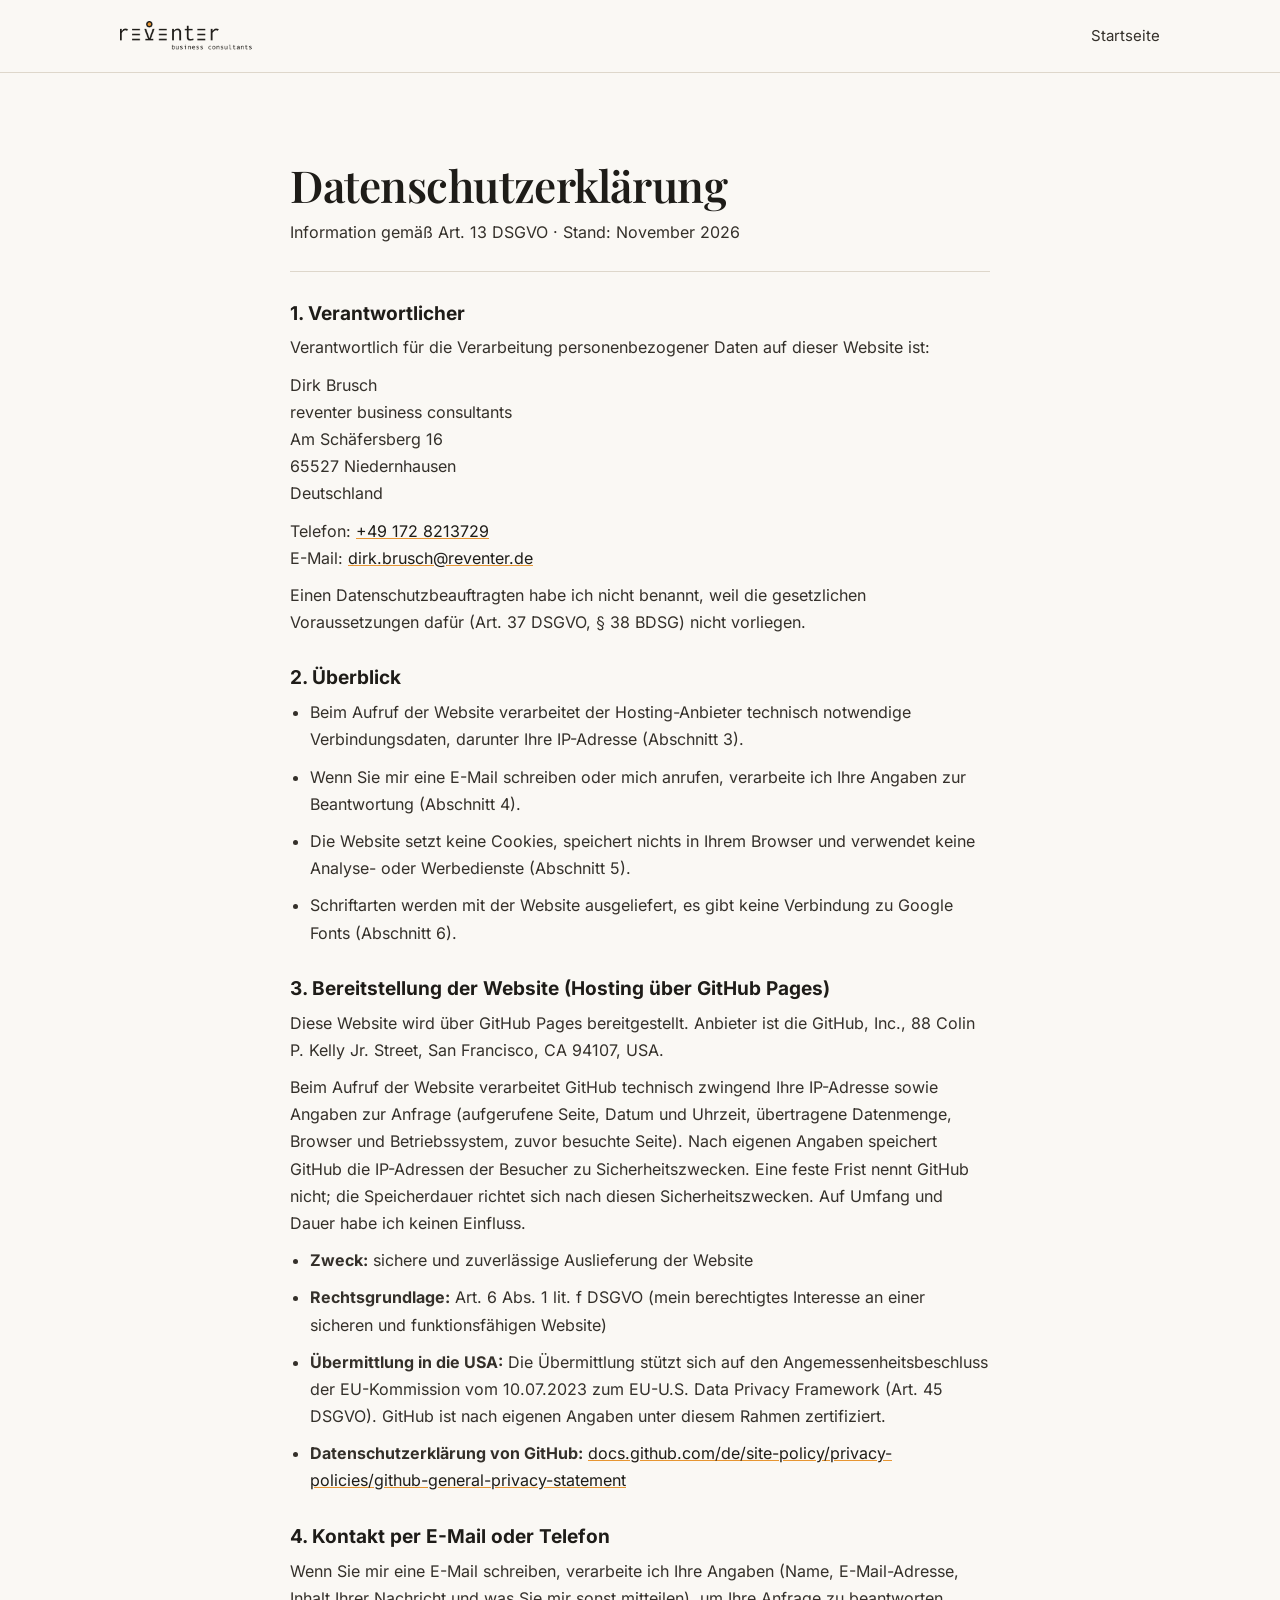
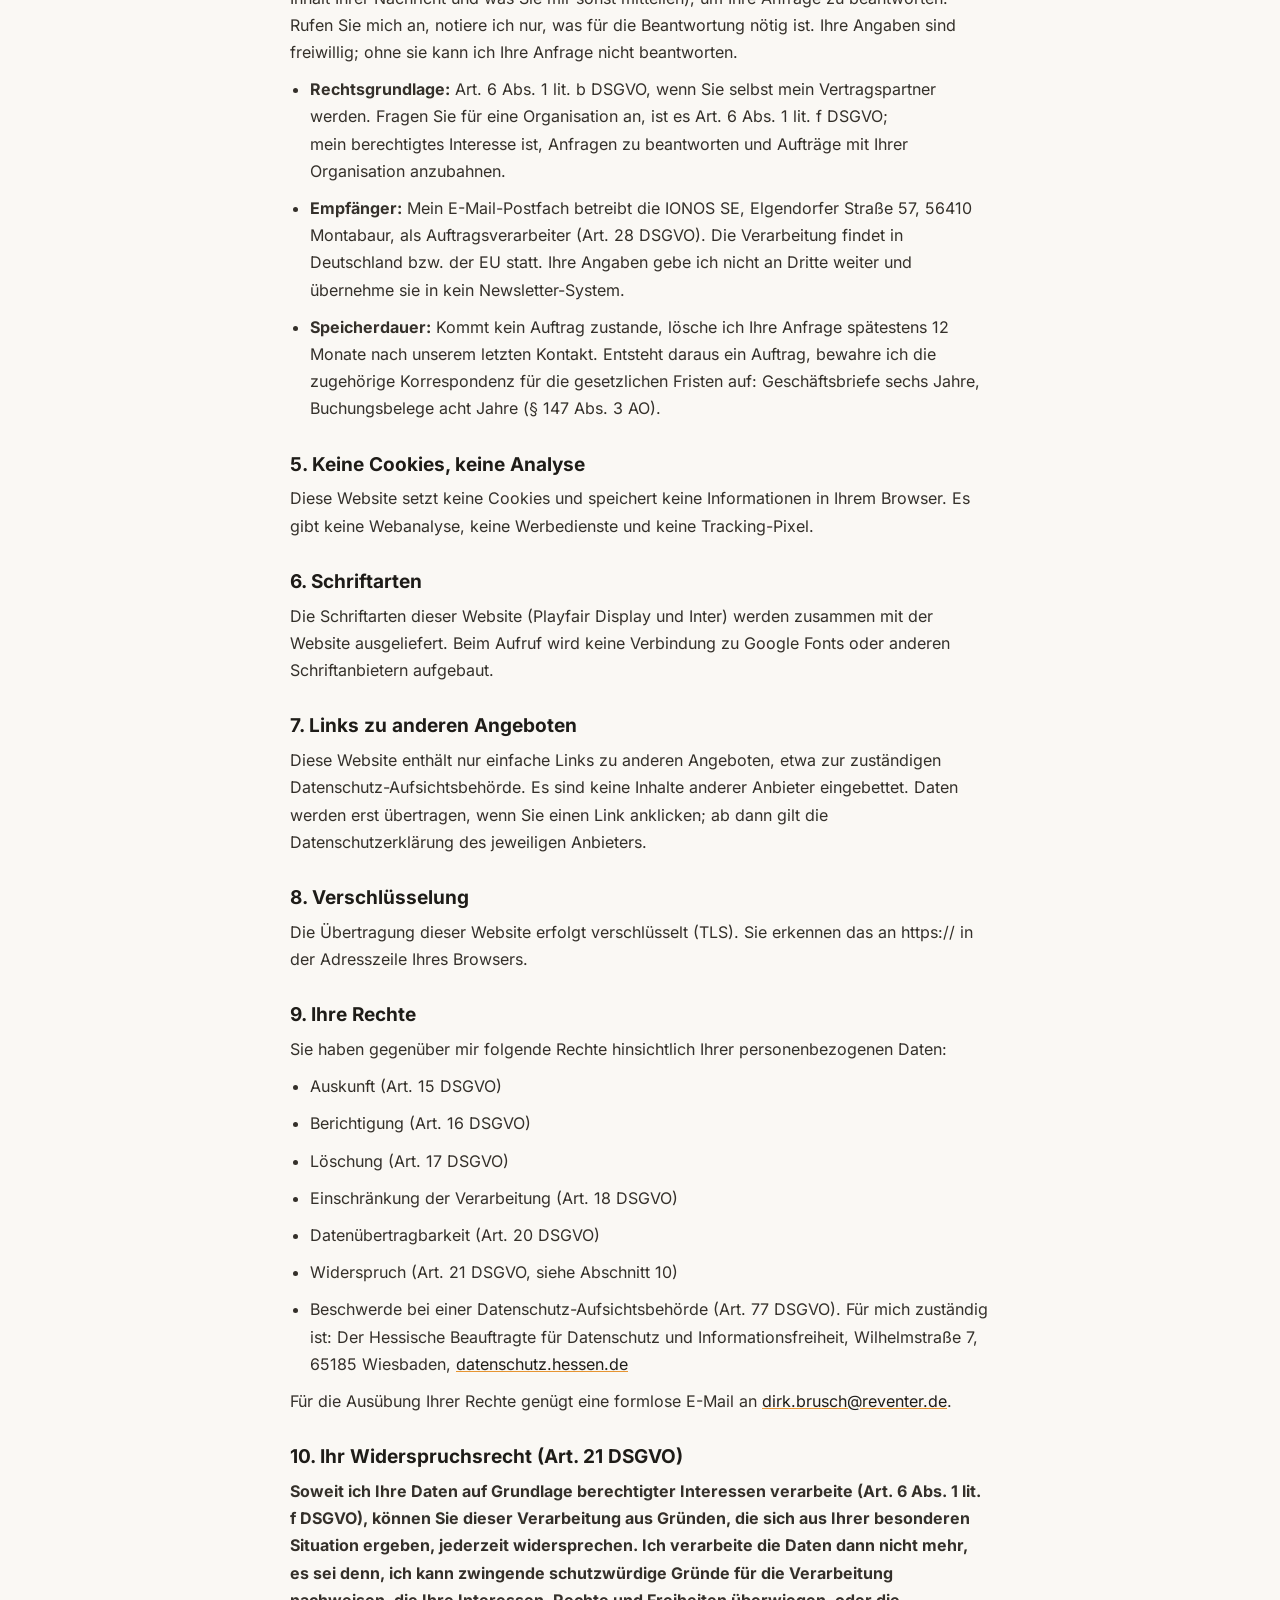
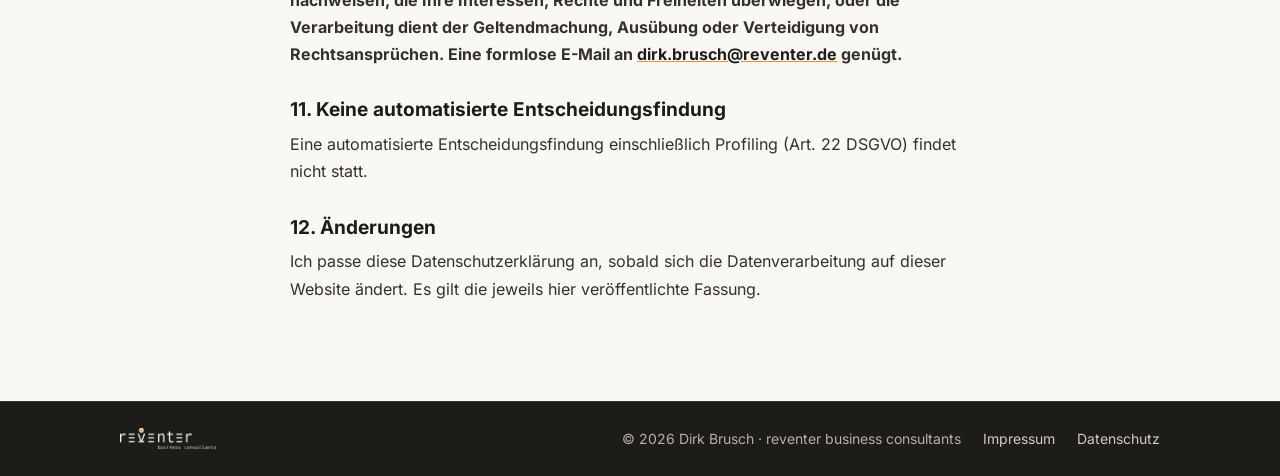
<file: datenschutz.html>
<!DOCTYPE html>
<html lang="de">
<head>
  <meta charset="UTF-8">
  <meta name="viewport" content="width=device-width, initial-scale=1.0">
  <title>Datenschutzerklärung — Dirk Brusch | reventer business consultants</title>
  <meta name="robots" content="noindex, nofollow">
  <link rel="stylesheet" href="reventer.css">
</head>
<body>
<header class="site-head scrolled">
  <div class="wrap">
    <a class="brand" href="index.html" aria-label="Zur Startseite"><img src="img/reventer-logo-ink.png" alt="reventer business consultants" width="420" height="95"></a>
    <nav class="nav" style="display:flex;position:static;flex-direction:row;padding:0;border:0;background:none" aria-label="Navigation"><a href="index.html">Startseite</a></nav>
  </div>
</header>
<main class="legal-page">
    <div class="legal-container">
      <h1>Datenschutzerklärung</h1>
      <p class="legal-subtitle">Information gemäß Art. 13 DSGVO · Stand: November 2026</p>

      <h2>1. Verantwortlicher</h2>
      <p>Verantwortlich für die Verarbeitung personenbezogener Daten auf dieser Website ist:</p>
      <p>
        Dirk Brusch<br>
        reventer business consultants<br>
        Am Schäfersberg 16<br>
        65527 Niedernhausen<br>
        Deutschland
      </p>
      <p>
        Telefon: <a href="tel:+491728213729">+49 172 8213729</a><br>
        E-Mail: <a href="mailto:dirk.brusch@reventer.de">dirk.brusch@reventer.de</a>
      </p>
      <p>
        Einen Datenschutzbeauftragten habe ich nicht benannt, weil die gesetzlichen
        Voraussetzungen dafür (Art. 37 DSGVO, § 38 BDSG) nicht vorliegen.
      </p>

      <h2>2. Überblick</h2>
      <ul>
        <li>Beim Aufruf der Website verarbeitet der Hosting-Anbieter technisch notwendige Verbindungsdaten, darunter Ihre IP-Adresse (Abschnitt 3).</li>
        <li>Wenn Sie mir eine E-Mail schreiben oder mich anrufen, verarbeite ich Ihre Angaben zur Beantwortung (Abschnitt 4).</li>
        <li>Die Website setzt keine Cookies, speichert nichts in Ihrem Browser und verwendet keine Analyse- oder Werbedienste (Abschnitt 5).</li>
        <li>Schriftarten werden mit der Website ausgeliefert, es gibt keine Verbindung zu Google Fonts (Abschnitt 6).</li>
      </ul>

      <h2>3. Bereitstellung der Website (Hosting über GitHub Pages)</h2>
      <p>
        Diese Website wird über GitHub Pages bereitgestellt. Anbieter ist die GitHub, Inc.,
        88 Colin P. Kelly Jr. Street, San Francisco, CA 94107, USA.
      </p>
      <p>
        Beim Aufruf der Website verarbeitet GitHub technisch zwingend Ihre IP-Adresse sowie
        Angaben zur Anfrage (aufgerufene Seite, Datum und Uhrzeit, übertragene Datenmenge,
        Browser und Betriebssystem, zuvor besuchte Seite). Nach eigenen Angaben speichert GitHub
        die IP-Adressen der Besucher zu Sicherheitszwecken. Eine feste Frist nennt GitHub nicht;
        die Speicherdauer richtet sich nach diesen Sicherheitszwecken. Auf Umfang und Dauer habe
        ich keinen Einfluss.
      </p>
      <ul>
        <li><strong>Zweck:</strong> sichere und zuverlässige Auslieferung der Website</li>
        <li><strong>Rechtsgrundlage:</strong> Art. 6 Abs. 1 lit. f DSGVO (mein berechtigtes Interesse an einer sicheren und funktionsfähigen Website)</li>
        <li><strong>Übermittlung in die USA:</strong> Die Übermittlung stützt sich auf den Angemessenheitsbeschluss der EU-Kommission vom 10.07.2023 zum EU-U.S. Data Privacy Framework (Art. 45 DSGVO). GitHub ist nach eigenen Angaben unter diesem Rahmen zertifiziert.</li>
        <li><strong>Datenschutzerklärung von GitHub:</strong> <a href="https://docs.github.com/de/site-policy/privacy-policies/github-general-privacy-statement" target="_blank" rel="noopener noreferrer">docs.github.com/de/site-policy/privacy-policies/github-general-privacy-statement</a></li>
      </ul>

      <h2>4. Kontakt per E-Mail oder Telefon</h2>
      <p>
        Wenn Sie mir eine E-Mail schreiben, verarbeite ich Ihre Angaben (Name, E-Mail-Adresse,
        Inhalt Ihrer Nachricht und was Sie mir sonst mitteilen), um Ihre Anfrage zu beantworten.
        Rufen Sie mich an, notiere ich nur, was für die Beantwortung nötig ist.
        Ihre Angaben sind freiwillig; ohne sie kann ich Ihre Anfrage nicht beantworten.
      </p>
      <ul>
        <li><strong>Rechtsgrundlage:</strong> Art. 6 Abs. 1 lit. b DSGVO, wenn Sie selbst mein Vertragspartner werden. Fragen Sie für eine Organisation an, ist es Art. 6 Abs. 1 lit. f DSGVO; mein berechtigtes Interesse ist, Anfragen zu beantworten und Aufträge mit Ihrer Organisation anzubahnen.</li>
        <li><strong>Empfänger:</strong> Mein E-Mail-Postfach betreibt die IONOS SE, Elgendorfer Straße 57, 56410 Montabaur, als Auftragsverarbeiter (Art. 28 DSGVO). Die Verarbeitung findet in Deutschland bzw. der EU statt. Ihre Angaben gebe ich nicht an Dritte weiter und übernehme sie in kein Newsletter-System.</li>
        <li><strong>Speicherdauer:</strong> Kommt kein Auftrag zustande, lösche ich Ihre Anfrage spätestens 12 Monate nach unserem letzten Kontakt. Entsteht daraus ein Auftrag, bewahre ich die zugehörige Korrespondenz für die gesetzlichen Fristen auf: Geschäftsbriefe sechs Jahre, Buchungsbelege acht Jahre (§ 147 Abs. 3 AO).</li>
      </ul>

      <h2>5. Keine Cookies, keine Analyse</h2>
      <p>
        Diese Website setzt keine Cookies und speichert keine Informationen in Ihrem Browser.
        Es gibt keine Webanalyse, keine Werbedienste und keine Tracking-Pixel.
      </p>

      <h2>6. Schriftarten</h2>
      <p>
        Die Schriftarten dieser Website (Playfair Display und Inter) werden zusammen mit der
        Website ausgeliefert. Beim Aufruf wird keine Verbindung zu Google Fonts oder anderen
        Schriftanbietern aufgebaut.
      </p>

      <h2>7. Links zu anderen Angeboten</h2>
      <p>
        Diese Website enthält nur einfache Links zu anderen Angeboten, etwa zur zuständigen
        Datenschutz-Aufsichtsbehörde. Es sind keine Inhalte anderer Anbieter eingebettet. Daten werden
        erst übertragen, wenn Sie einen Link anklicken; ab dann gilt die Datenschutzerklärung des
        jeweiligen Anbieters.
      </p>

      <h2>8. Verschlüsselung</h2>
      <p>
        Die Übertragung dieser Website erfolgt verschlüsselt (TLS). Sie erkennen das an
        https:// in der Adresszeile Ihres Browsers.
      </p>

      <h2>9. Ihre Rechte</h2>
      <p>Sie haben gegenüber mir folgende Rechte hinsichtlich Ihrer personenbezogenen Daten:</p>
      <ul>
        <li>Auskunft (Art. 15 DSGVO)</li>
        <li>Berichtigung (Art. 16 DSGVO)</li>
        <li>Löschung (Art. 17 DSGVO)</li>
        <li>Einschränkung der Verarbeitung (Art. 18 DSGVO)</li>
        <li>Datenübertragbarkeit (Art. 20 DSGVO)</li>
        <li>Widerspruch (Art. 21 DSGVO, siehe Abschnitt 10)</li>
        <li>Beschwerde bei einer Datenschutz-Aufsichtsbehörde (Art. 77 DSGVO). Für mich zuständig ist: Der Hessische Beauftragte für Datenschutz und Informationsfreiheit, Wilhelmstraße 7, 65185 Wiesbaden, <a href="https://datenschutz.hessen.de" target="_blank" rel="noopener noreferrer">datenschutz.hessen.de</a></li>
      </ul>
      <p>
        Für die Ausübung Ihrer Rechte genügt eine formlose E-Mail an
        <a href="mailto:dirk.brusch@reventer.de">dirk.brusch@reventer.de</a>.
      </p>

      <h2>10. Ihr Widerspruchsrecht (Art. 21 DSGVO)</h2>
      <p>
        <strong>Soweit ich Ihre Daten auf Grundlage berechtigter Interessen verarbeite
        (Art. 6 Abs. 1 lit. f DSGVO), können Sie dieser Verarbeitung aus Gründen, die sich aus
        Ihrer besonderen Situation ergeben, jederzeit widersprechen. Ich verarbeite die Daten
        dann nicht mehr, es sei denn, ich kann zwingende schutzwürdige Gründe für die
        Verarbeitung nachweisen, die Ihre Interessen, Rechte und Freiheiten überwiegen, oder
        die Verarbeitung dient der Geltendmachung, Ausübung oder Verteidigung von
        Rechtsansprüchen. Eine formlose E-Mail an
        <a href="mailto:dirk.brusch@reventer.de">dirk.brusch@reventer.de</a> genügt.</strong>
      </p>

      <h2>11. Keine automatisierte Entscheidungsfindung</h2>
      <p>
        Eine automatisierte Entscheidungsfindung einschließlich Profiling (Art. 22 DSGVO) findet
        nicht statt.
      </p>

      <h2>12. Änderungen</h2>
      <p>
        Ich passe diese Datenschutzerklärung an, sobald sich die Datenverarbeitung auf dieser
        Website ändert. Es gilt die jeweils hier veröffentlichte Fassung.
      </p>

    </div>

  </main>
<footer class="site-foot">
  <div class="wrap">
    <img src="img/reventer-logo-light.png" alt="reventer business consultants" width="420" height="95">
    <div class="foot-meta"><span>© 2026 Dirk Brusch · reventer business consultants</span><span class="foot-links"><a href="impressum.html">Impressum</a><a href="datenschutz.html">Datenschutz</a></span></div>
  </div>
</footer>
</body>
</html>
</file>
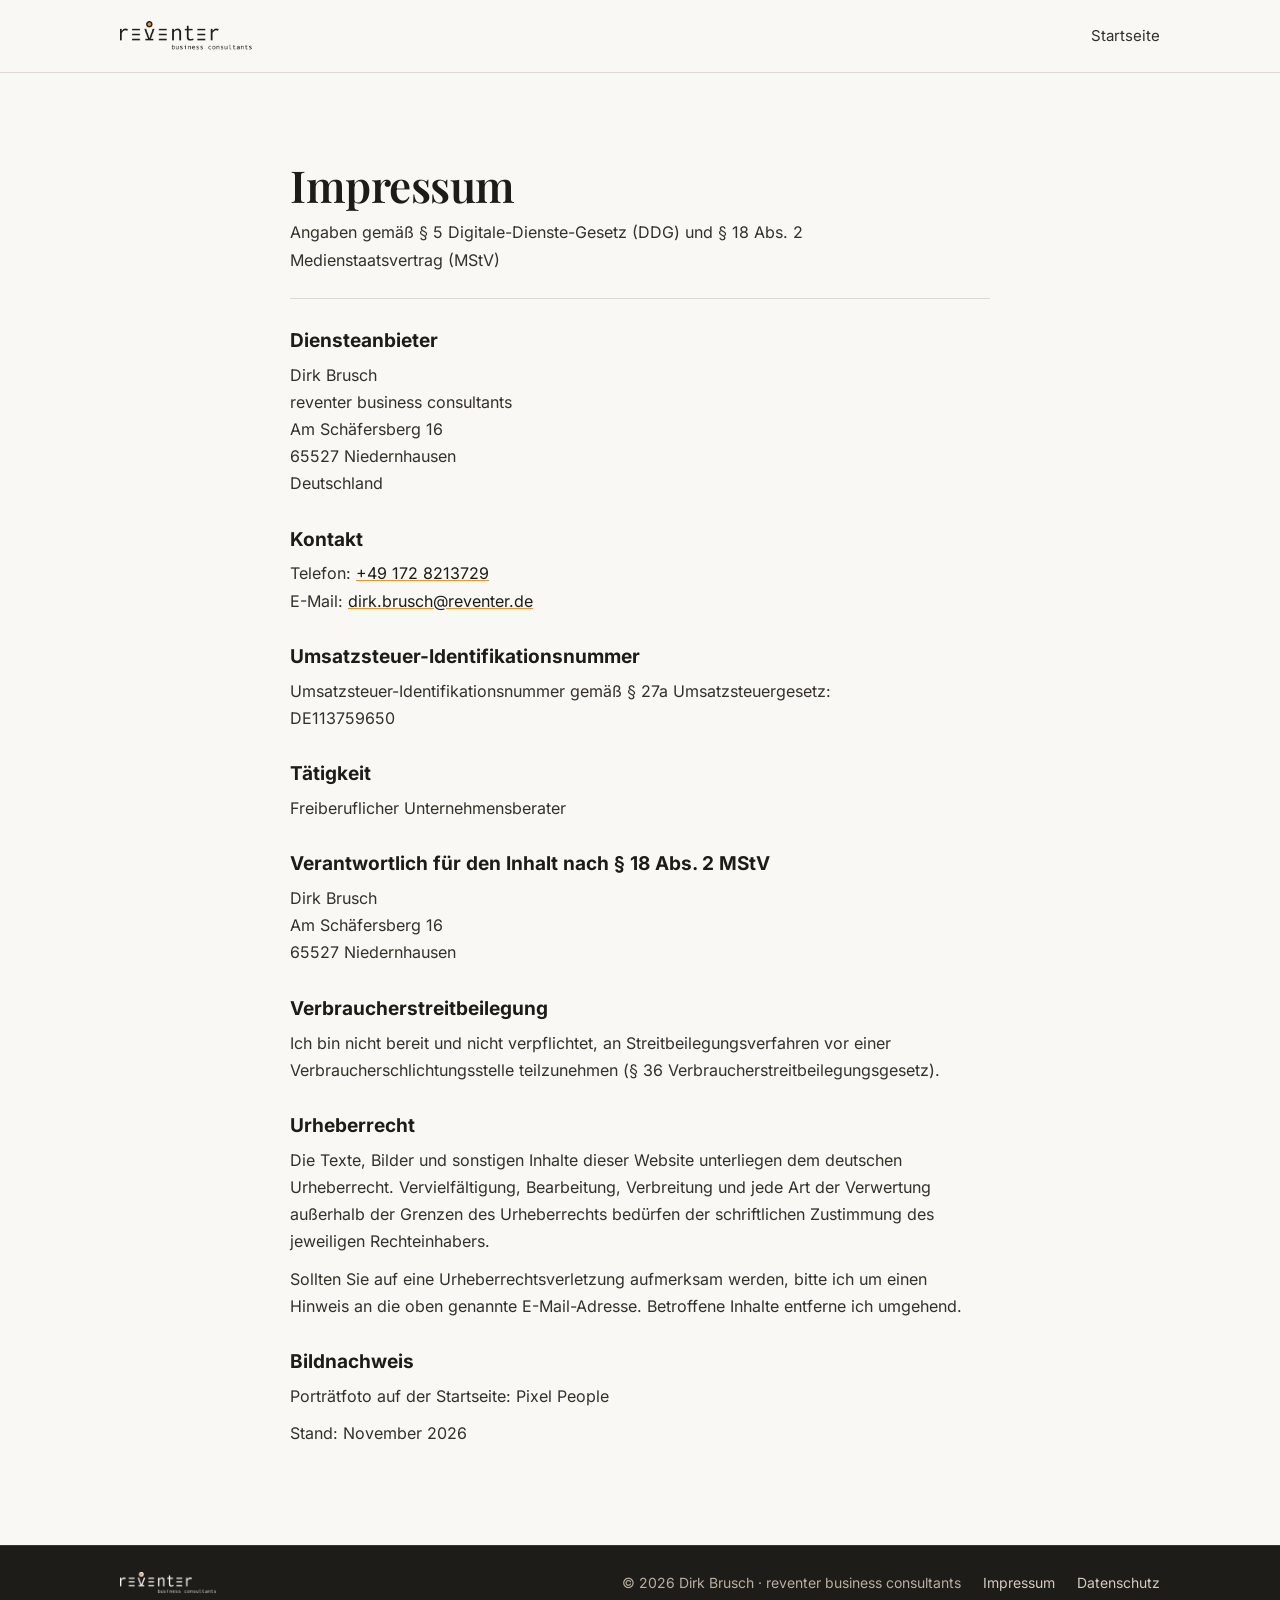
<file: impressum.html>
<!DOCTYPE html>
<html lang="de">
<head>
  <meta charset="UTF-8">
  <meta name="viewport" content="width=device-width, initial-scale=1.0">
  <title>Impressum — Dirk Brusch | reventer business consultants</title>
  <meta name="robots" content="noindex, nofollow">
  <link rel="stylesheet" href="reventer.css">
</head>
<body>
<header class="site-head scrolled">
  <div class="wrap">
    <a class="brand" href="index.html" aria-label="Zur Startseite"><img src="img/reventer-logo-ink.png" alt="reventer business consultants" width="420" height="95"></a>
    <nav class="nav" style="display:flex;position:static;flex-direction:row;padding:0;border:0;background:none" aria-label="Navigation"><a href="index.html">Startseite</a></nav>
  </div>
</header>
<main class="legal-page">
    <div class="legal-container">
      <h1>Impressum</h1>
      <p class="legal-subtitle">Angaben gemäß § 5 Digitale-Dienste-Gesetz (DDG) und § 18 Abs. 2 Medienstaatsvertrag (MStV)</p>

      <h2>Diensteanbieter</h2>
      <p>
        Dirk Brusch<br>
        reventer business consultants<br>
        Am Schäfersberg 16<br>
        65527 Niedernhausen<br>
        Deutschland
      </p>

      <h2>Kontakt</h2>
      <p>
        Telefon: <a href="tel:+491728213729">+49 172 8213729</a><br>
        E-Mail: <a href="mailto:dirk.brusch@reventer.de">dirk.brusch@reventer.de</a>
      </p>

      <h2>Umsatzsteuer-Identifikationsnummer</h2>
      <p>
        Umsatzsteuer-Identifikationsnummer gemäß § 27a Umsatzsteuergesetz:<br>
        DE113759650
      </p>

      <h2>Tätigkeit</h2>
      <p>
        Freiberuflicher Unternehmensberater
      </p>

      <h2>Verantwortlich für den Inhalt nach § 18 Abs. 2 MStV</h2>
      <p>
        Dirk Brusch<br>
        Am Schäfersberg 16<br>
        65527 Niedernhausen
      </p>

      <h2>Verbraucherstreitbeilegung</h2>
      <p>
        Ich bin nicht bereit und nicht verpflichtet, an Streitbeilegungsverfahren vor einer
        Verbraucherschlichtungsstelle teilzunehmen (§ 36 Verbraucherstreitbeilegungsgesetz).
      </p>

      <h2>Urheberrecht</h2>
      <p>
        Die Texte, Bilder und sonstigen Inhalte dieser Website unterliegen dem deutschen
        Urheberrecht. Vervielfältigung, Bearbeitung, Verbreitung und jede Art der Verwertung
        außerhalb der Grenzen des Urheberrechts bedürfen der schriftlichen Zustimmung des
        jeweiligen Rechteinhabers.
      </p>
      <p>
        Sollten Sie auf eine Urheberrechtsverletzung aufmerksam werden, bitte ich um einen
        Hinweis an die oben genannte E-Mail-Adresse. Betroffene Inhalte entferne ich umgehend.
      </p>

      <h2>Bildnachweis</h2>
      <p>
        Porträtfoto auf der Startseite: Pixel People
      </p>

      <p>Stand: November 2026</p>

    </div>
  </main>
<footer class="site-foot">
  <div class="wrap">
    <img src="img/reventer-logo-light.png" alt="reventer business consultants" width="420" height="95">
    <div class="foot-meta"><span>© 2026 Dirk Brusch · reventer business consultants</span><span class="foot-links"><a href="impressum.html">Impressum</a><a href="datenschutz.html">Datenschutz</a></span></div>
  </div>
</footer>
</body>
</html>
</file>
<file: reventer.css>
/* reventer.de · Gestaltungssystem 2026-11 (aus dem Logo abgeleitet: Tinte, Papier, Orange) */
@font-face{font-family:'Playfair Display';font-style:normal;font-weight:400 900;font-display:swap;src:url(fonts/playfairdisplay-normal-latin.woff2) format('woff2');unicode-range:U+0000-00FF,U+0131,U+0152-0153,U+02BB-02BC,U+02C6,U+02DA,U+02DC,U+2000-206F,U+20AC,U+2122,U+2212}
@font-face{font-family:'Playfair Display';font-style:normal;font-weight:400 900;font-display:swap;src:url(fonts/playfairdisplay-normal-latin-ext.woff2) format('woff2');unicode-range:U+0100-02BA,U+1E00-1EFF,U+20A0-20C0}
@font-face{font-family:'Inter';font-style:normal;font-weight:100 900;font-display:swap;src:url(fonts/inter-latin.woff2) format('woff2');unicode-range:U+0000-00FF,U+0131,U+0152-0153,U+2000-206F,U+20AC,U+2122,U+2212}
@font-face{font-family:'Inter';font-style:normal;font-weight:100 900;font-display:swap;src:url(fonts/inter-latin-ext.woff2) format('woff2');unicode-range:U+0100-02BA,U+1E00-1EFF,U+20A0-20C0}
@font-face{font-family:'Plex Mono';font-weight:400;font-display:swap;src:url(fonts/plexmono-400.woff2) format('woff2')}
@font-face{font-family:'Plex Mono';font-weight:500;font-display:swap;src:url(fonts/plexmono-500.woff2) format('woff2')}
@font-face{font-family:'Plex Mono';font-weight:600;font-display:swap;src:url(fonts/plexmono-600.woff2) format('woff2')}

:root{
  --ink:#1E1C18;--ink-2:#34302A;--muted:#5A544B;--line:#DED7CB;--paper:#FAF8F4;--paper-2:#F2EDE4;--white:#fff;
  --orange:#E79531;--orange-text:#9A5210;--on-dark:#D2CBBF;--on-dark-2:#B7AFA2;
  --serif:'Playfair Display',Georgia,serif;--sans:'Inter',system-ui,-apple-system,Segoe UI,sans-serif;--mono:'Plex Mono',Consolas,monospace;
  --wrap:1120px;--gut:clamp(16px,4vw,40px)
}
*{box-sizing:border-box;margin:0;padding:0}
html{scroll-behavior:smooth;scroll-padding-top:84px}
body{background:var(--paper);color:var(--ink);font-family:var(--sans);font-size:17px;line-height:1.6;-webkit-font-smoothing:antialiased;text-rendering:optimizeLegibility}
img{max-width:100%;height:auto;display:block}
a{color:inherit}
.wrap{max-width:var(--wrap);margin:0 auto;padding:0 var(--gut)}
.skip{position:absolute;left:-999px;top:0;background:var(--ink);color:var(--paper);padding:10px 14px;z-index:100}
.skip:focus{left:8px;top:8px}
:focus-visible{outline:2px solid var(--ink);outline-offset:3px}
.dark :focus-visible,.site-foot :focus-visible{outline-color:var(--orange)}
h1,h2,h3{text-wrap:balance}
p,dd,li{text-wrap:pretty}

.kicker{font-family:var(--mono);font-size:13px;letter-spacing:.06em;text-transform:uppercase;font-weight:500;color:var(--muted)}
.kicker .o{color:var(--orange-text)}
.rule{width:56px;height:2px;background:var(--orange);margin:14px 0 22px}
.dot{display:inline-block;flex:none;width:10px;height:10px;border-radius:50%;background:var(--orange)}
h1,h2,.serif{font-family:var(--serif);font-weight:600;letter-spacing:-.01em;line-height:1.1}
h2{font-size:clamp(30px,3.6vw,44px)}
h3{font-size:19px;line-height:1.3}
.lead{font-size:clamp(17px,1.5vw,19px);line-height:1.65;color:var(--ink-2);max-width:760px}
section{padding:clamp(64px,9vw,112px) 0}
.alt{background:var(--paper-2)}
.dark{background:var(--ink);color:var(--paper)}
.dark .kicker{color:var(--on-dark-2)}

/* Buttons */
.btn{display:inline-flex;align-items:center;gap:10px;font-family:var(--sans);font-weight:600;font-size:16px;text-decoration:none;padding:14px 22px;border-radius:2px;border:1.5px solid var(--ink);transition:background .2s,color .2s,border-color .2s}
.btn-primary{background:var(--ink);color:var(--paper)}
.btn-primary:hover{background:#000}
.btn-primary .dot{width:8px;height:8px}
.btn-ghost{background:transparent;color:var(--ink)}
.btn-ghost:hover{background:var(--ink);color:var(--paper)}
.dark .btn-primary{background:var(--orange);border-color:var(--orange);color:var(--ink)}
.dark .btn-primary:hover{background:#f3a443}
.dark .btn-ghost{border-color:var(--on-dark-2);color:var(--paper)}
.dark .btn-ghost:hover{background:var(--paper);color:var(--ink)}

/* Kopf */
.site-head{position:sticky;top:0;z-index:50;background:rgba(250,248,244,.94);backdrop-filter:saturate(1.2) blur(8px);border-bottom:1px solid transparent;transition:border-color .2s}
.site-head.scrolled{border-bottom-color:var(--line)}
.site-head .wrap{display:flex;align-items:center;justify-content:space-between;height:72px;gap:24px}
.brand img{height:30px;width:auto}
.site-foot img{height:22px!important}
.nav{display:flex;align-items:center;gap:26px}
.nav a{font-size:15px;text-decoration:none;color:var(--ink-2)}
.nav a:hover{color:var(--ink)}
.nav a[aria-current]{color:var(--ink);text-decoration:underline;text-decoration-thickness:2px;text-underline-offset:8px}
.nav .btn{padding:9px 16px;font-size:14px}
.nav .btn-primary,.nav .btn-primary:hover{color:var(--paper)}
.menu-btn{display:none;background:none;border:0;width:44px;height:44px;cursor:pointer}
.menu-btn span{display:block;width:22px;height:2px;background:var(--ink);margin:5px auto}

/* Hero */
.hero{padding:clamp(28px,4vw,56px) 0 0}
/* Hero-Zuschnitt: Hauptbutton und Zahlenleiste möglichst im ersten Bildschirm; das Porträt richtet sich nach der Bildschirmhöhe */
.hero-grid{display:grid;grid-template-columns:minmax(0,1fr) auto;gap:clamp(32px,5vw,64px);align-items:start}
.hero h1{font-size:clamp(40px,4.6vw,60px);margin-top:14px}
.hero .claim{margin-top:22px;font-size:clamp(19px,1.9vw,23px);font-weight:600;letter-spacing:-.005em}
.hero .lead{margin-top:16px}
.hero .ctas{display:flex;flex-wrap:wrap;gap:12px;margin-top:26px}
.hero .note{margin-top:14px;font-size:14px;color:var(--muted)}
.portrait{position:relative;width:clamp(260px,calc((100svh - 400px)*.6667),400px)}
.portrait picture img{width:100%;aspect-ratio:2/3;object-fit:cover;object-position:50% 50%;background:#b4b4b2}
.portrait figcaption{margin-top:10px;font-size:14px;color:var(--ink-2);line-height:1.5}
.portrait figcaption b{display:block;font-size:17px;color:var(--ink)}
.facts{margin-top:clamp(36px,4.5vw,56px);background:var(--ink);color:var(--paper)}
.facts .wrap{display:grid;grid-template-columns:repeat(4,minmax(0,1fr));gap:32px;padding-top:28px;padding-bottom:28px}
.facts .n{font-family:var(--mono);font-weight:500;font-size:clamp(30px,3.2vw,40px);line-height:1;letter-spacing:-.02em}
.facts .n small{font-size:.42em;color:var(--orange);margin-left:0;letter-spacing:0}
.facts p{margin-top:10px;font-size:14px;line-height:1.5;color:var(--on-dark)}

/* Problem */
.two{display:grid;grid-template-columns:minmax(0,1fr) minmax(0,1fr);gap:clamp(32px,5vw,72px);align-items:start}
.two p+p{margin-top:16px}
.ins{margin-top:28px;border-left:3px solid var(--orange);padding:4px 0 4px 22px;color:var(--ink-2)}
.ins b{color:var(--ink)}

/* Strecke */
.stages{display:grid;grid-template-columns:repeat(5,minmax(0,1fr));margin-top:44px}
.stage{padding-right:18px}
.stage .bar{position:relative;height:5px;background:var(--ink);margin:0 -18px 20px 0}
/* Etappen 04/05 zeichnen sich einmal ein (nur mit Skript und ohne reduzierte Bewegung; ohne beides stehen sie fertig da) */
.stages.anim .stage.after .bar{background:var(--line)}
.stages.anim .stage.after .bar:after{content:"";position:absolute;inset:0;background:var(--orange);transform:scaleX(0);transform-origin:left center;transition:transform .7s cubic-bezier(.2,.7,.2,1)}
.stages.anim #etappe-5 .bar:after{transition-delay:.55s}
.stages.anim.go .stage.after .bar:after{transform:scaleX(1)}
.stage.after .bar{background:var(--orange)}
.stage .no{font-family:var(--mono);font-weight:600;font-size:15px;color:var(--orange-text)}
.stage h3{margin-top:6px;min-height:52px}
.stage ul{list-style:none;margin-top:10px;font-size:15px;line-height:1.5;color:var(--ink-2)}
.stage li{position:relative;padding-left:14px;margin-bottom:6px}
.stage li:before{content:"";position:absolute;left:0;top:10px;width:5px;height:5px;border-radius:50%;background:var(--muted)}
.legend{max-width:760px;display:flex;align-items:baseline;gap:12px;margin-top:28px;font-size:15px;color:var(--muted)}
.when{margin-top:56px;display:grid;grid-template-columns:240px minmax(0,1fr);gap:40px;background:var(--white);border:1px solid var(--line);padding:clamp(24px,4vw,44px)}
.when h3{font-family:var(--serif);font-size:28px;font-weight:600;line-height:1.15}
.when .sub{margin-top:10px;font-size:15px;color:var(--muted)}
.when ul{list-style:none;display:grid;grid-template-columns:1fr 1fr;gap:22px 36px}
.when li{border-top:1px solid var(--line);padding-top:12px;font-size:15px;color:var(--ink-2);line-height:1.5}
.when li b{display:block;color:var(--ink);font-size:16px;margin-bottom:3px}

/* Mandate */
.cases{display:grid;grid-template-columns:1fr 1fr;gap:44px 56px;margin-top:44px}
.case{border-top:2px solid var(--ink);padding-top:18px}
.case .tag{font-family:var(--mono);font-size:13px;text-transform:uppercase;letter-spacing:.04em;color:var(--orange-text);font-weight:500}
.case h3{font-family:var(--serif);font-size:24px;font-weight:600;margin-top:8px}
.case dl{display:grid;grid-template-columns:86px minmax(0,1fr);gap:8px 14px;margin-top:14px;font-size:15px;line-height:1.55}
.case dt{font-family:var(--mono);font-size:12px;text-transform:uppercase;color:var(--muted);padding-top:3px}
.case dd{color:var(--ink-2)}
#mandate .intro{margin-top:16px}
.also{max-width:760px;display:flex;gap:14px;align-items:baseline;margin-top:44px;padding-top:18px;border-top:1px solid var(--line);color:var(--ink-2);font-size:16px}
.also b{color:var(--ink)}
.numbers{margin-top:64px}
.numbers .grid{display:grid;grid-template-columns:repeat(4,minmax(0,1fr));gap:32px;margin-top:22px}
.numbers .n{font-family:var(--mono);font-weight:500;font-size:clamp(28px,3vw,38px);line-height:1;letter-spacing:-.02em}
.numbers .n small{font-size:.42em;color:var(--orange-text);margin-left:0;letter-spacing:0}
.numbers p{margin-top:10px;font-size:14px;color:var(--muted);line-height:1.5}

/* Arbeitsweise */
.three{display:grid;grid-template-columns:repeat(3,minmax(0,1fr));gap:40px;margin-top:44px}
.three .col{border-top:2px solid var(--on-dark-2);padding-top:18px}
.three .col.accent{border-top-color:var(--orange)}
.three h3{font-family:var(--serif);font-size:24px;font-weight:600}
.three p{margin-top:12px;color:var(--on-dark);font-size:16px}
.ki{margin-top:64px;display:grid;grid-template-columns:minmax(0,1fr) minmax(0,1fr);gap:56px}
.ki-title{font-size:26px}
.ki ol{list-style:none;counter-reset:k;margin-top:18px}
.ki li{counter-increment:k;position:relative;padding-left:44px;margin-bottom:18px;color:var(--on-dark)}
.ki li:before{content:"0" counter(k);position:absolute;left:0;top:1px;font-family:var(--mono);font-weight:600;color:var(--orange);font-size:15px}
.ki li b{color:var(--paper)}
.faq dt{font-weight:600;color:var(--paper);margin-top:18px}
.faq dt:first-child{margin-top:8px}
.faq dd{color:var(--on-dark);margin-top:4px;font-size:16px}
.frame{margin-top:56px;display:grid;grid-template-columns:repeat(2,minmax(0,1fr));gap:32px;border-top:1px solid #3A362F;padding-top:28px}
.frame b{display:block;font-family:var(--mono);font-size:13px;text-transform:uppercase;letter-spacing:.04em;color:var(--paper);margin-bottom:6px;font-weight:600}
.frame div{font-size:15px;color:var(--on-dark)}

/* Werdegang */
.sides{display:grid;grid-template-columns:repeat(4,minmax(0,1fr));gap:28px;margin-top:44px}
.side{border-top:2px solid var(--ink);padding-top:16px}
.side .y{font-family:var(--mono);font-size:14px;color:var(--orange-text);font-weight:500}
.side h3{margin-top:6px;font-size:18px}
.side p{margin-top:8px;font-size:15px;color:var(--ink-2);line-height:1.55}
.sides-note{margin-top:32px;font-family:var(--serif);font-size:clamp(20px,2vw,24px);font-weight:500;line-height:1.35;max-width:820px}
.chips{display:flex;flex-wrap:wrap;gap:8px;margin-top:14px}
.chip{font-family:var(--mono);font-size:13px;border:1px solid var(--line);background:var(--white);padding:4px 12px;border-radius:40px;color:var(--ink-2)}
.facts-list{margin-top:44px;display:grid;grid-template-columns:repeat(5,minmax(0,1fr));gap:28px}
.rulesbox{margin-top:28px}
.facts-list dt{font-family:var(--mono);font-size:12px;text-transform:uppercase;color:var(--muted)}
.facts-list dd{margin-top:4px;font-size:15px;color:var(--ink-2)}

/* Projekthistorie */
details.history .table-scroll{overflow-x:auto}
details.history{margin-top:40px;border-top:2px solid var(--ink)}
details.history summary{cursor:pointer;list-style:none;display:flex;justify-content:space-between;align-items:center;padding:20px 0;font-weight:600;font-size:18px}
details.history summary::-webkit-details-marker{display:none}
details.history summary .plus{font-family:var(--mono);font-size:22px;color:var(--orange-text);transition:transform .2s}
details.history[open] summary .plus{transform:rotate(45deg)}
.ph{width:100%;border-collapse:collapse;font-size:15px;line-height:1.5}
.ph th{text-align:left;font-family:var(--mono);font-size:12px;text-transform:uppercase;color:var(--muted);font-weight:500;padding:0 16px 10px 0;border-bottom:1px solid var(--ink)}
.ph td{padding:12px 16px 12px 0;border-bottom:1px solid var(--line);vertical-align:top}
.ph td.y{font-family:var(--mono);font-size:14px;white-space:nowrap;width:118px}
.ph td.b{color:var(--muted);width:130px}
.ph td.m{font-weight:600;width:32%}
.ph td.s{color:var(--ink-2)}
.ph tr.sep td{font-family:var(--mono);font-size:12px;text-transform:uppercase;color:var(--orange-text);font-weight:600;border-bottom:0;padding-top:24px}

/* Kontakt */
.contact-grid{display:grid;grid-template-columns:minmax(0,1.2fr) minmax(0,1fr);gap:56px;align-items:start}
.contact h2{color:var(--paper)}
.contact .lead{color:var(--on-dark);margin-top:18px}
.contact .first-job{margin-top:20px;padding-left:18px;border-left:3px solid var(--orange);color:var(--on-dark);font-size:16px;max-width:620px}
.contact .first-job b{display:block;font-family:var(--mono);font-size:13px;text-transform:uppercase;letter-spacing:.04em;color:var(--paper);font-weight:600;margin-bottom:4px}
.contact .ctas{display:flex;flex-wrap:wrap;gap:12px;margin-top:30px}
.contact dl{font-size:16px}
.contact dt{font-family:var(--mono);font-size:12px;text-transform:uppercase;color:var(--on-dark-2);margin-top:18px}
.contact dt:first-child{margin-top:0}
.contact dd{margin-top:4px}
.contact dd a{color:var(--paper);text-decoration:none;border-bottom:1px solid #5A544B}
.contact dd a:hover{border-bottom-color:var(--orange)}
.site-foot{background:var(--ink);color:var(--on-dark-2);border-top:1px solid #3A362F;font-size:14px}
.site-foot .wrap{display:flex;justify-content:space-between;align-items:center;gap:20px;padding-top:26px;padding-bottom:26px;flex-wrap:wrap}
.site-foot img{height:22px;width:auto}
.site-foot a{color:var(--on-dark);text-decoration:none}
.foot-meta{display:flex;flex-wrap:wrap;align-items:baseline;gap:6px 22px}
.foot-links{display:flex;gap:22px}
.to-hist{color:inherit;text-underline-offset:3px}
.site-foot a:hover{color:var(--paper)}


/* Rechtsseiten */
.legal-page{padding:clamp(48px,7vw,88px) 0}
.legal-container{max-width:780px;margin:0 auto;padding:0 var(--gut)}
.legal-page h1{font-size:clamp(32px,4vw,44px)}
.legal-subtitle{margin-top:10px;font-size:15px;color:var(--muted);padding-bottom:24px;border-bottom:1px solid var(--line);margin-bottom:28px}
.legal-page h2{font-family:var(--sans);font-size:19px;font-weight:700;margin:32px 0 10px;letter-spacing:0}
.legal-page h3{font-size:17px;margin:20px 0 6px}
.legal-page p,.legal-page li{font-size:16px;color:var(--ink-2);line-height:1.7;margin-bottom:10px}
.legal-page ul{padding-left:20px}
.legal-page a{color:var(--ink);text-decoration-color:var(--orange)}

/* Responsiv */
@media (max-width:980px){
  .stages{grid-template-columns:1fr 1fr;gap:28px 0}
  .stage.after .bar,.stage .bar{margin-right:0}
  .stage h3{min-height:0}
  .sides,.facts-list{grid-template-columns:1fr 1fr}
  .when{grid-template-columns:1fr;gap:20px}
  .ki,.three,.frame{grid-template-columns:1fr}
}
@media (max-width:820px){
  .nav{display:none;position:absolute;top:72px;left:0;right:0;background:var(--paper);flex-direction:column;align-items:flex-start;padding:16px var(--gut) 24px;gap:16px;border-bottom:1px solid var(--line)}
  .nav.open{display:flex}
  .nav a:not(.btn){display:flex;align-items:center;min-height:44px;width:100%}
  .nav.open{gap:0}
  .nav.open .btn{margin-top:12px}
  .menu-btn{display:block}
  .hero-grid,.two,.contact-grid,.cases{grid-template-columns:1fr}
  .hero h1{font-size:clamp(40px,6vw,52px)}
  /* Tablet und Telefon: Porträt als Zeile mit Namen daneben statt halbbreit mit leerer rechter Hälfte */
  .portrait{width:auto;display:grid;grid-template-columns:min(40%,200px) minmax(0,1fr);gap:clamp(16px,4vw,28px);align-items:center}
  .portrait picture img{aspect-ratio:4/5;object-position:50% 12%}
  .portrait figcaption{margin-top:0;font-size:15px}
  .portrait figcaption b{font-size:19px}
  .facts .wrap,.numbers .grid{grid-template-columns:1fr 1fr;gap:28px}
  .when ul{grid-template-columns:1fr}
  .ph td.b,.ph th:nth-child(2){display:none}
  .ph td.m{width:auto}
}
@media (max-width:600px){
  .ph thead{display:none}
  .ph,.ph tbody,.ph tr,.ph td{display:block;width:auto!important}
  .ph tr{border-bottom:1px solid var(--line);padding:14px 0}
  .ph td{border:0;padding:2px 0}
  .ph td.b{display:none}
  .ph tr.sep{border:0;padding-bottom:0}
}
@media (max-width:520px){
  body{font-size:16px}
  .stages,.sides,.facts-list{grid-template-columns:1fr}
  .case dl{grid-template-columns:1fr;gap:2px}
  .case dd{margin-bottom:8px}
  .ph td.y{width:auto;white-space:normal}
  .ph{font-size:14px}
  .stage{padding-right:0}
}
@media (max-width:360px){
  .numbers .grid{grid-template-columns:1fr}
}
@media (prefers-reduced-motion:reduce){html{scroll-behavior:auto}*{transition:none!important}}
@media print{.site-head,.menu-btn{display:none}details.history{display:block}}
</file>
